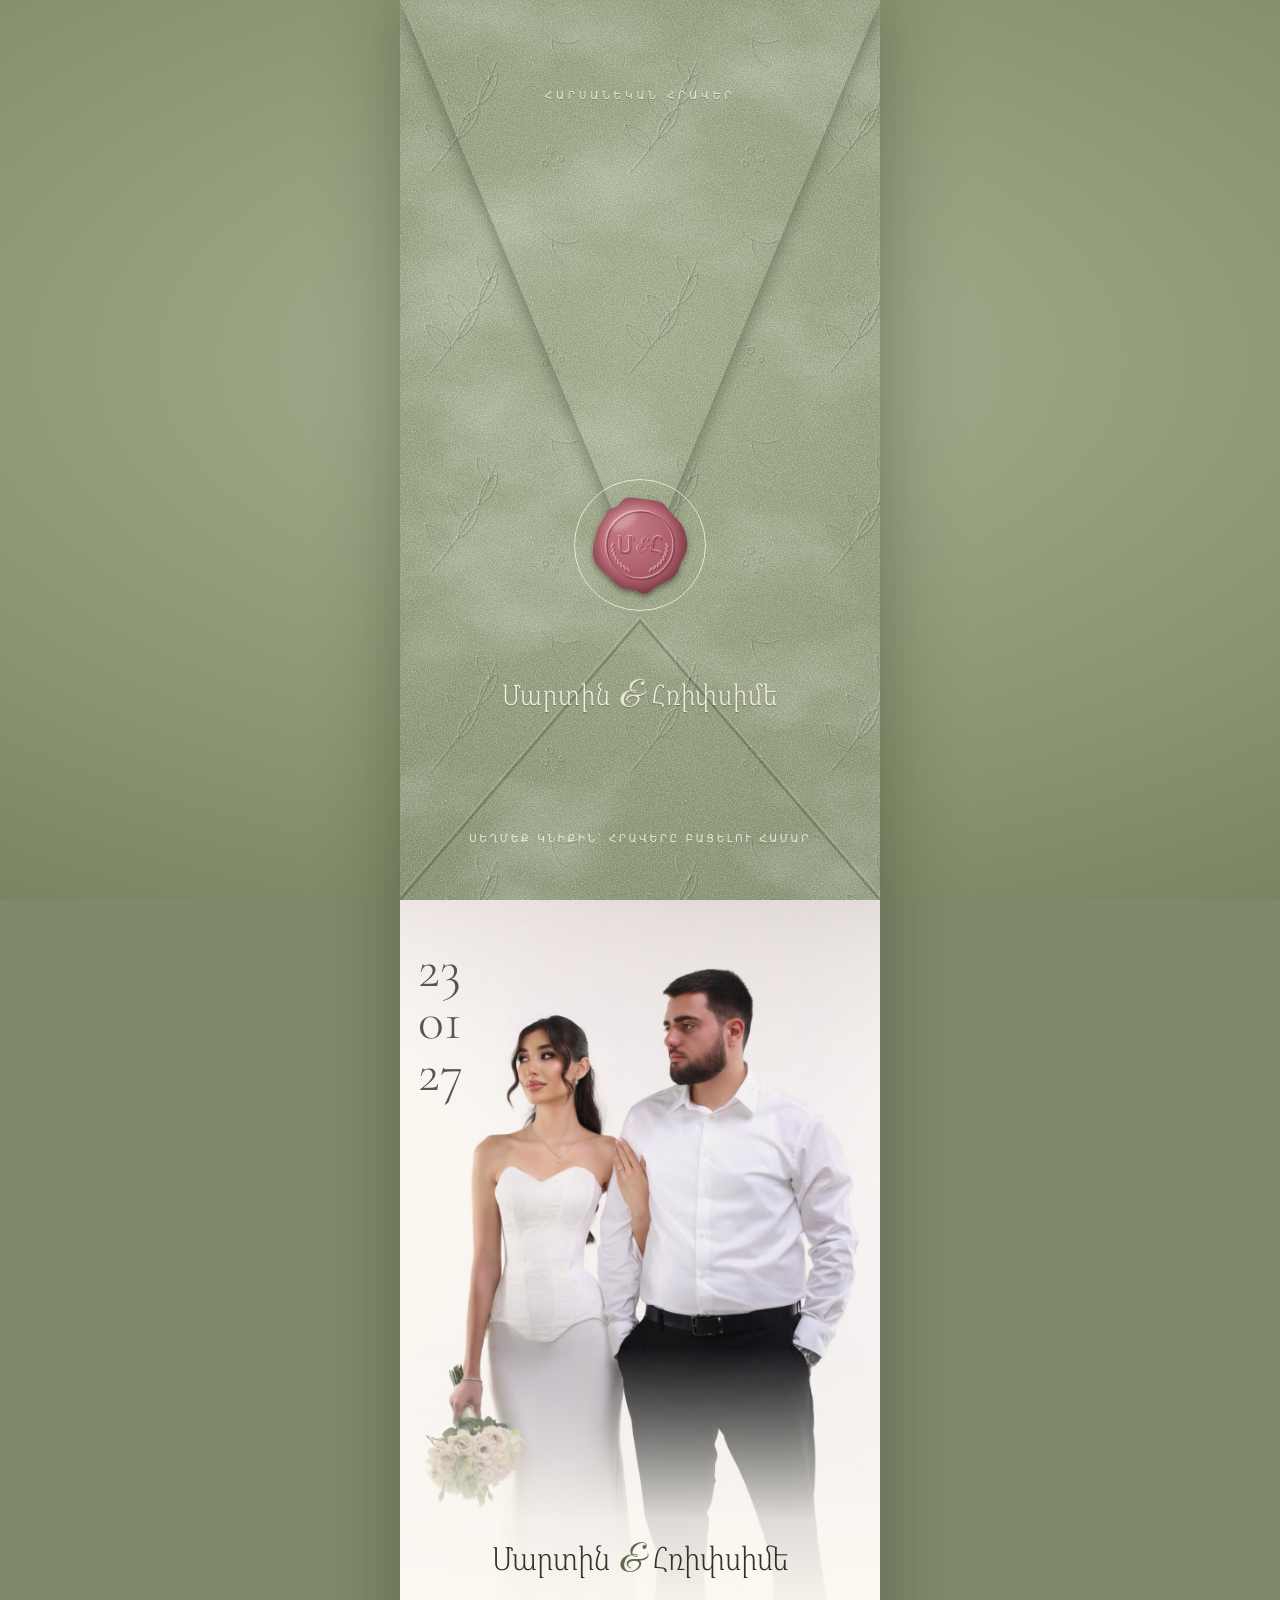
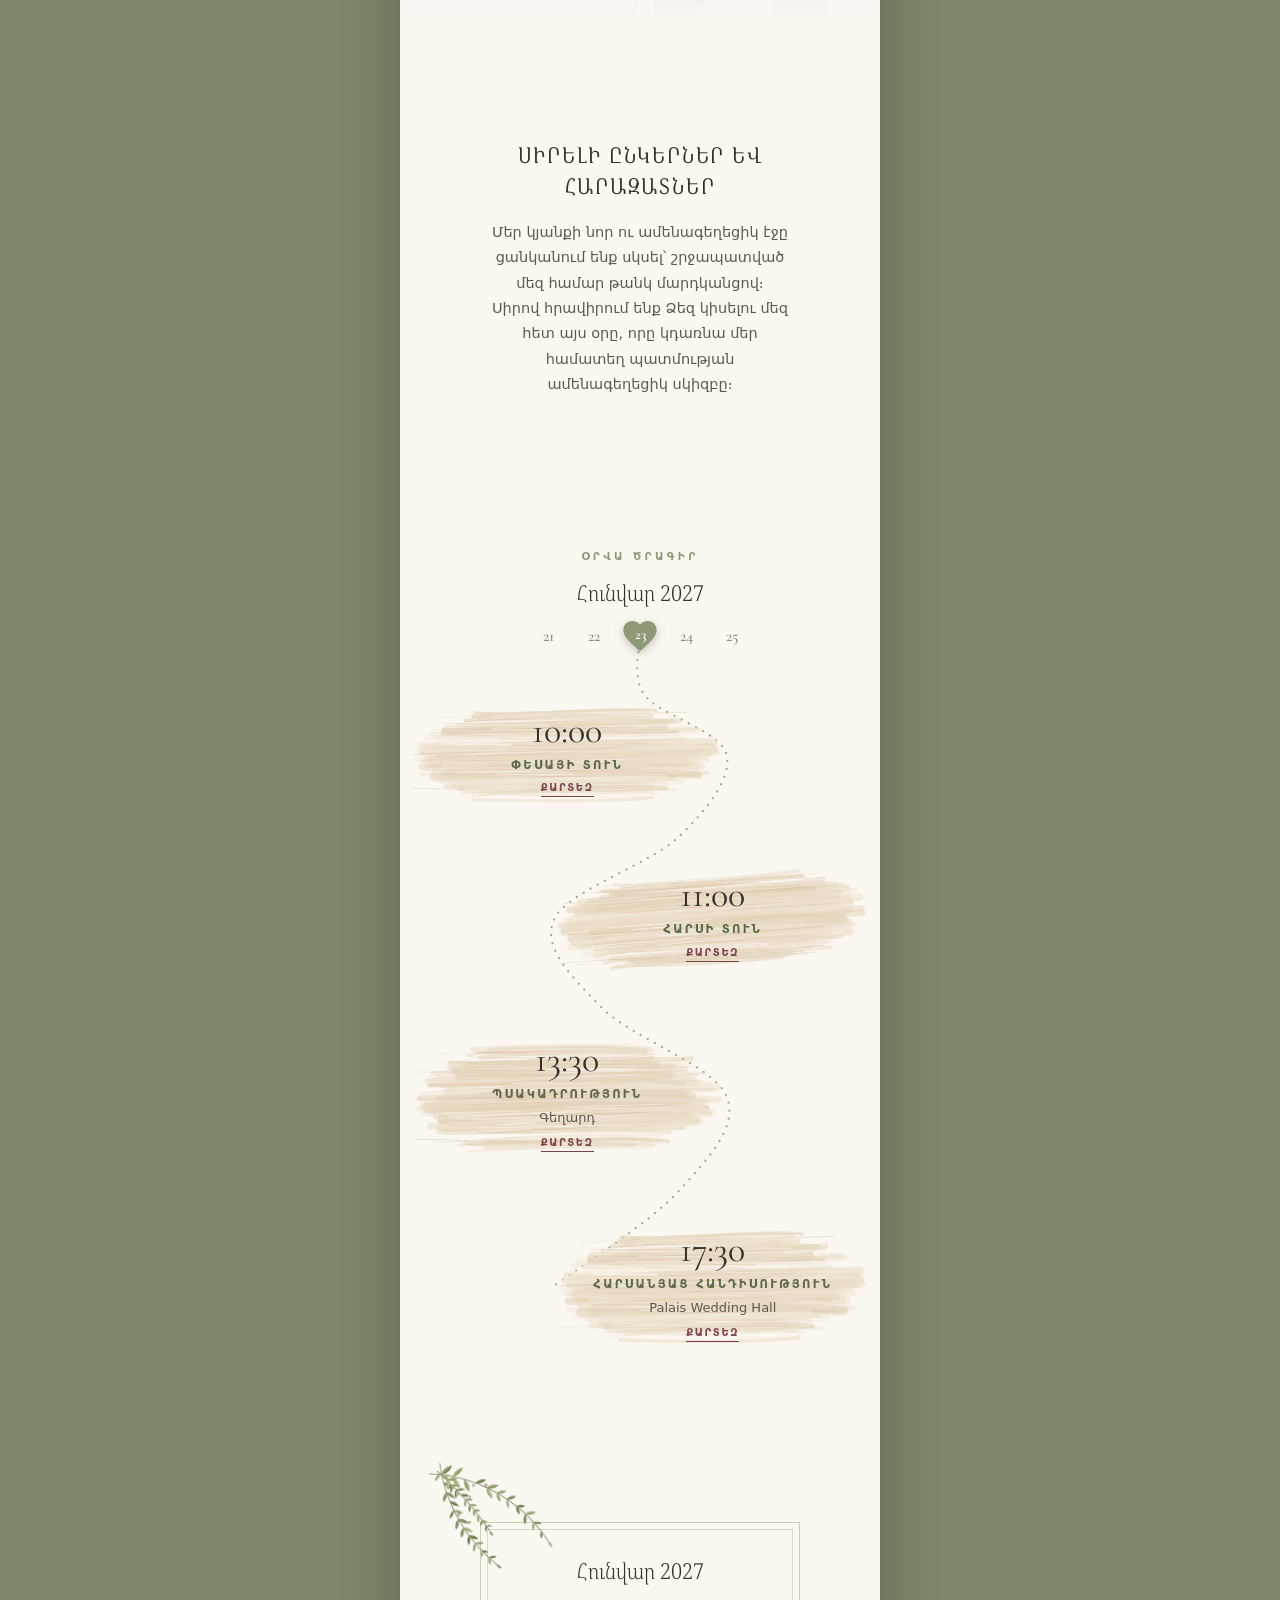
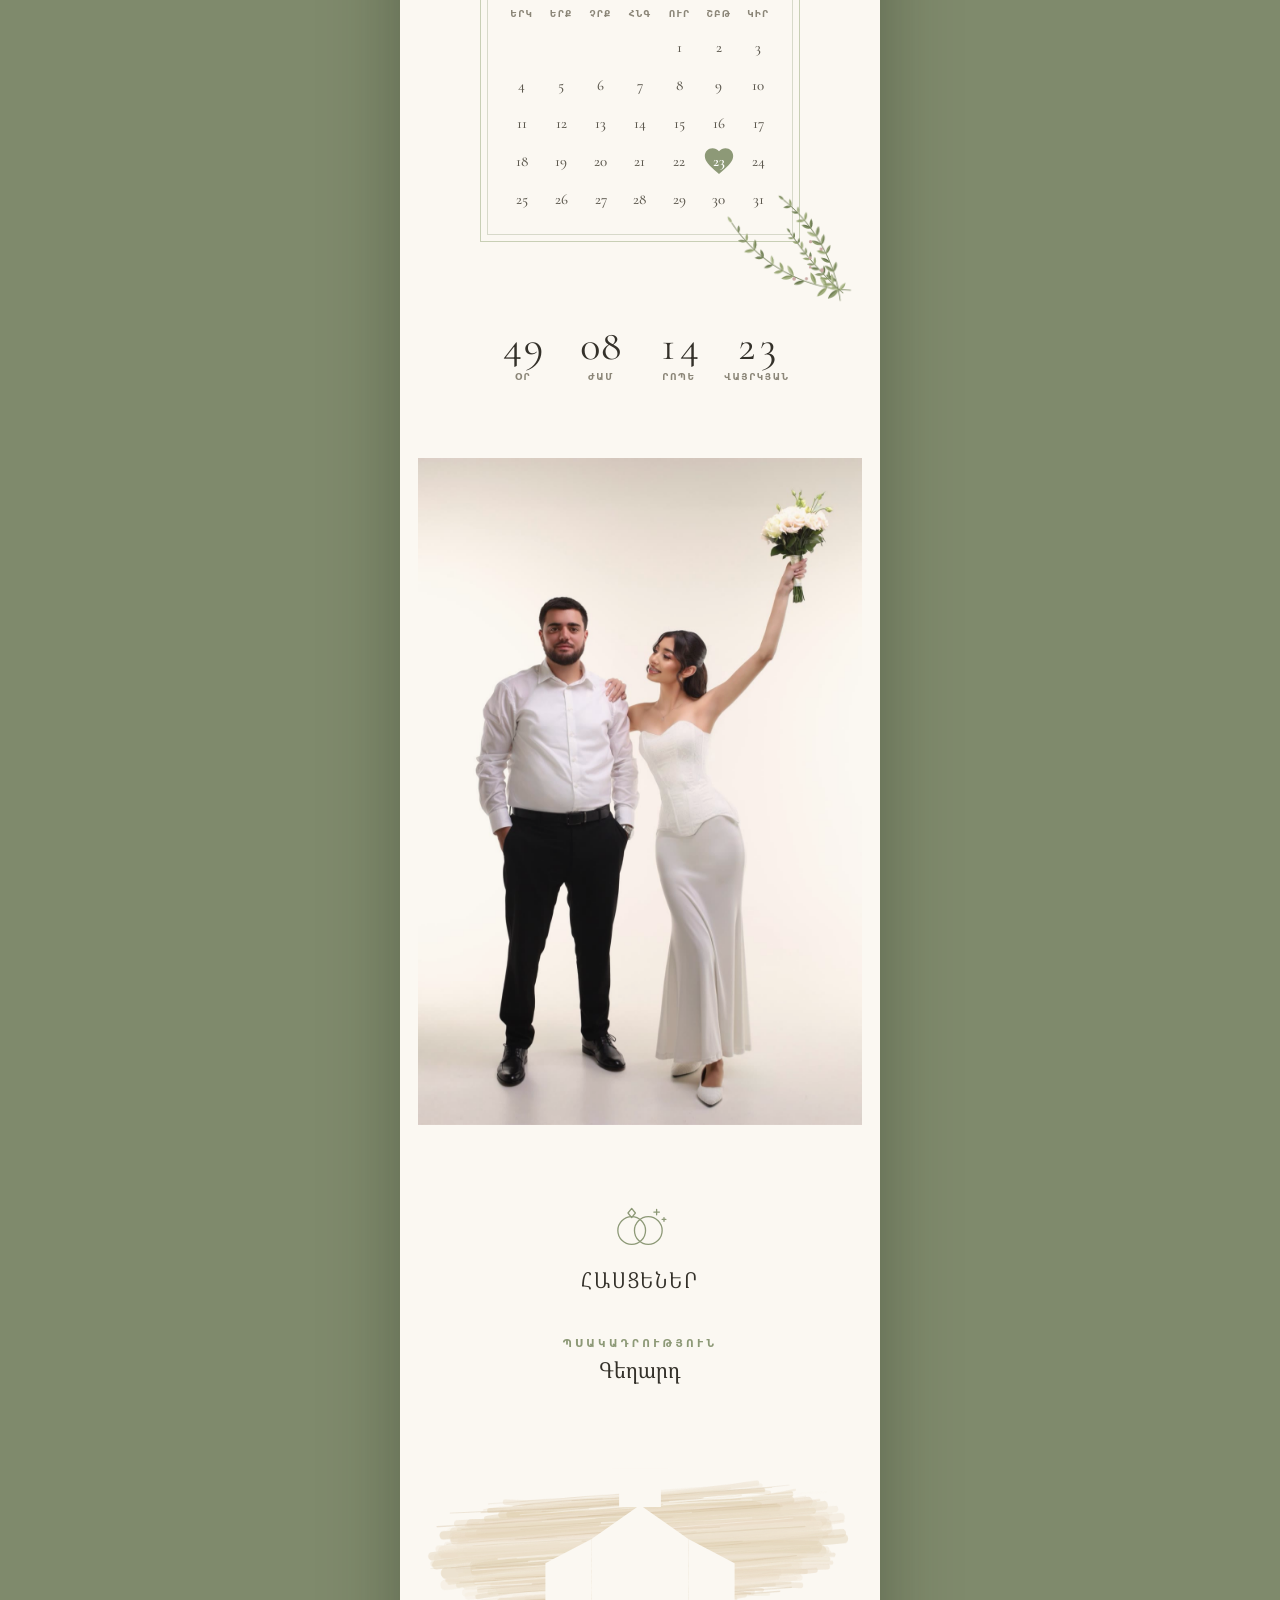
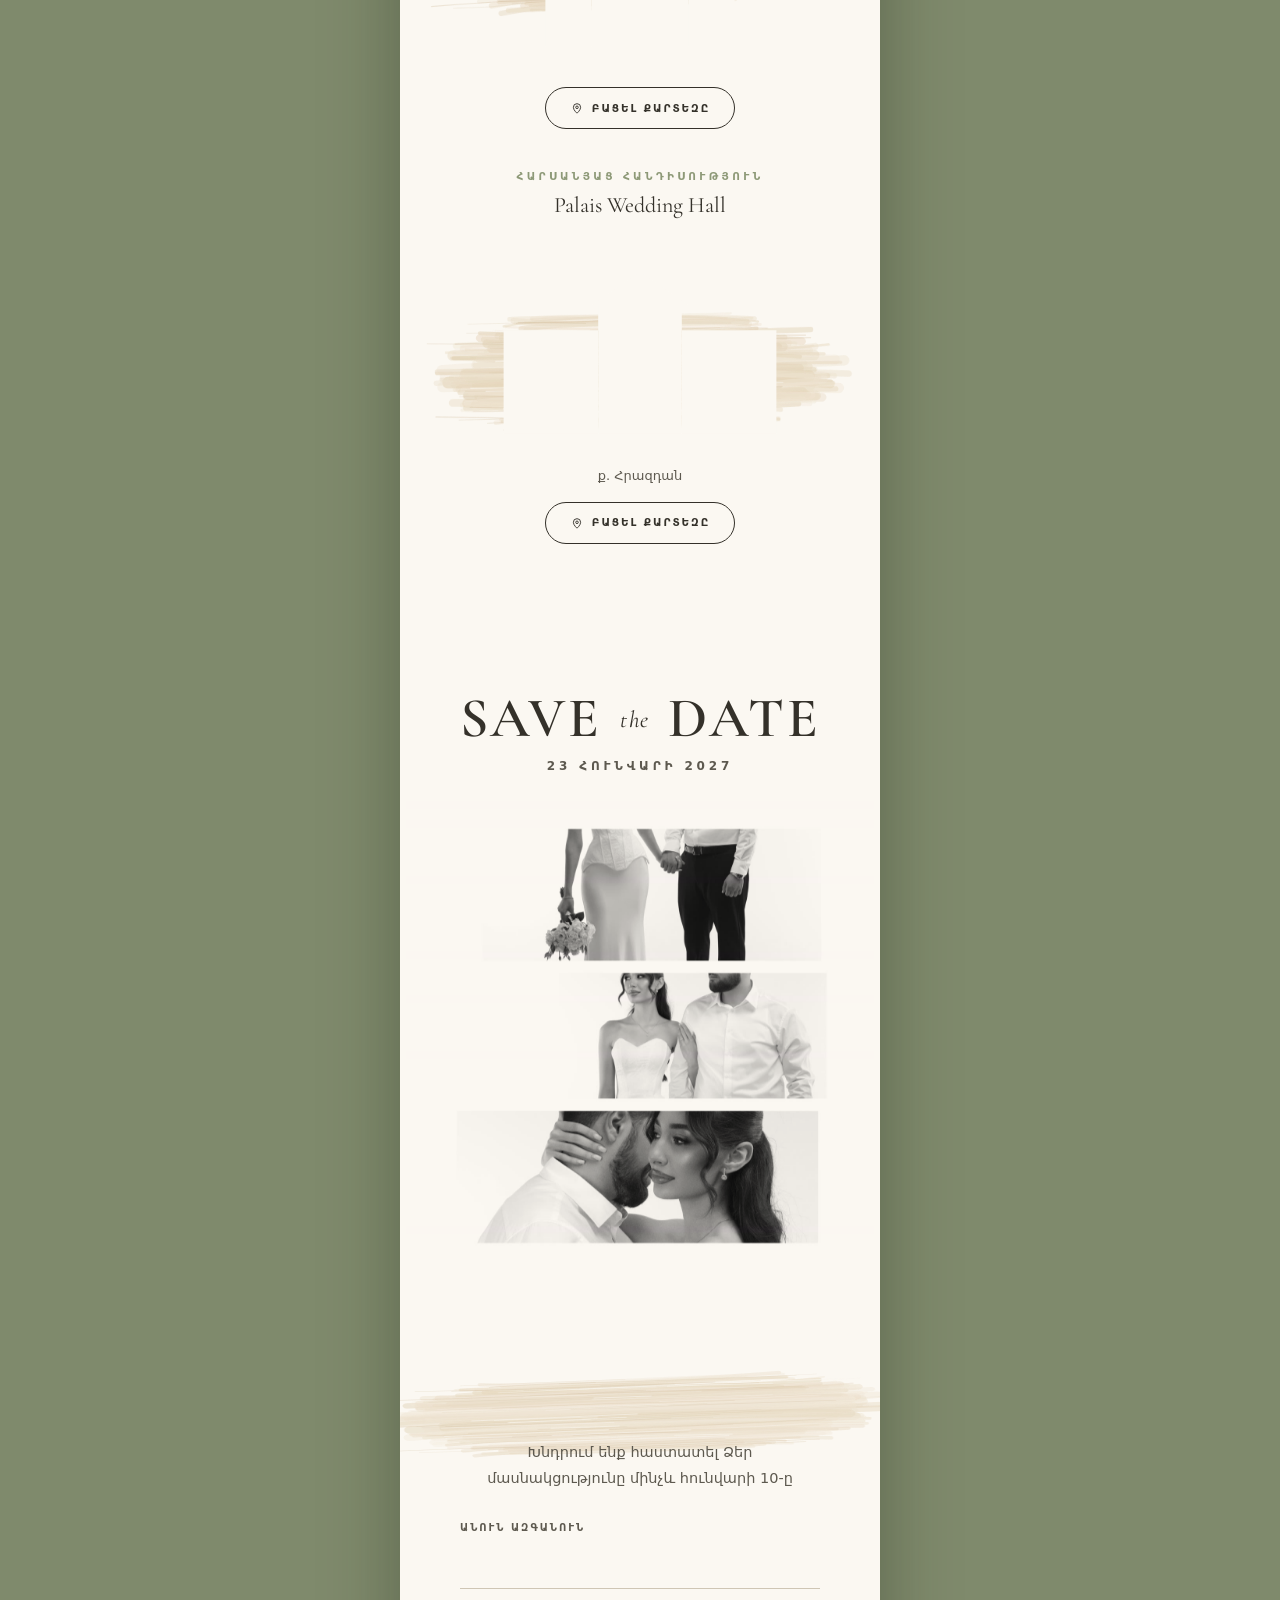
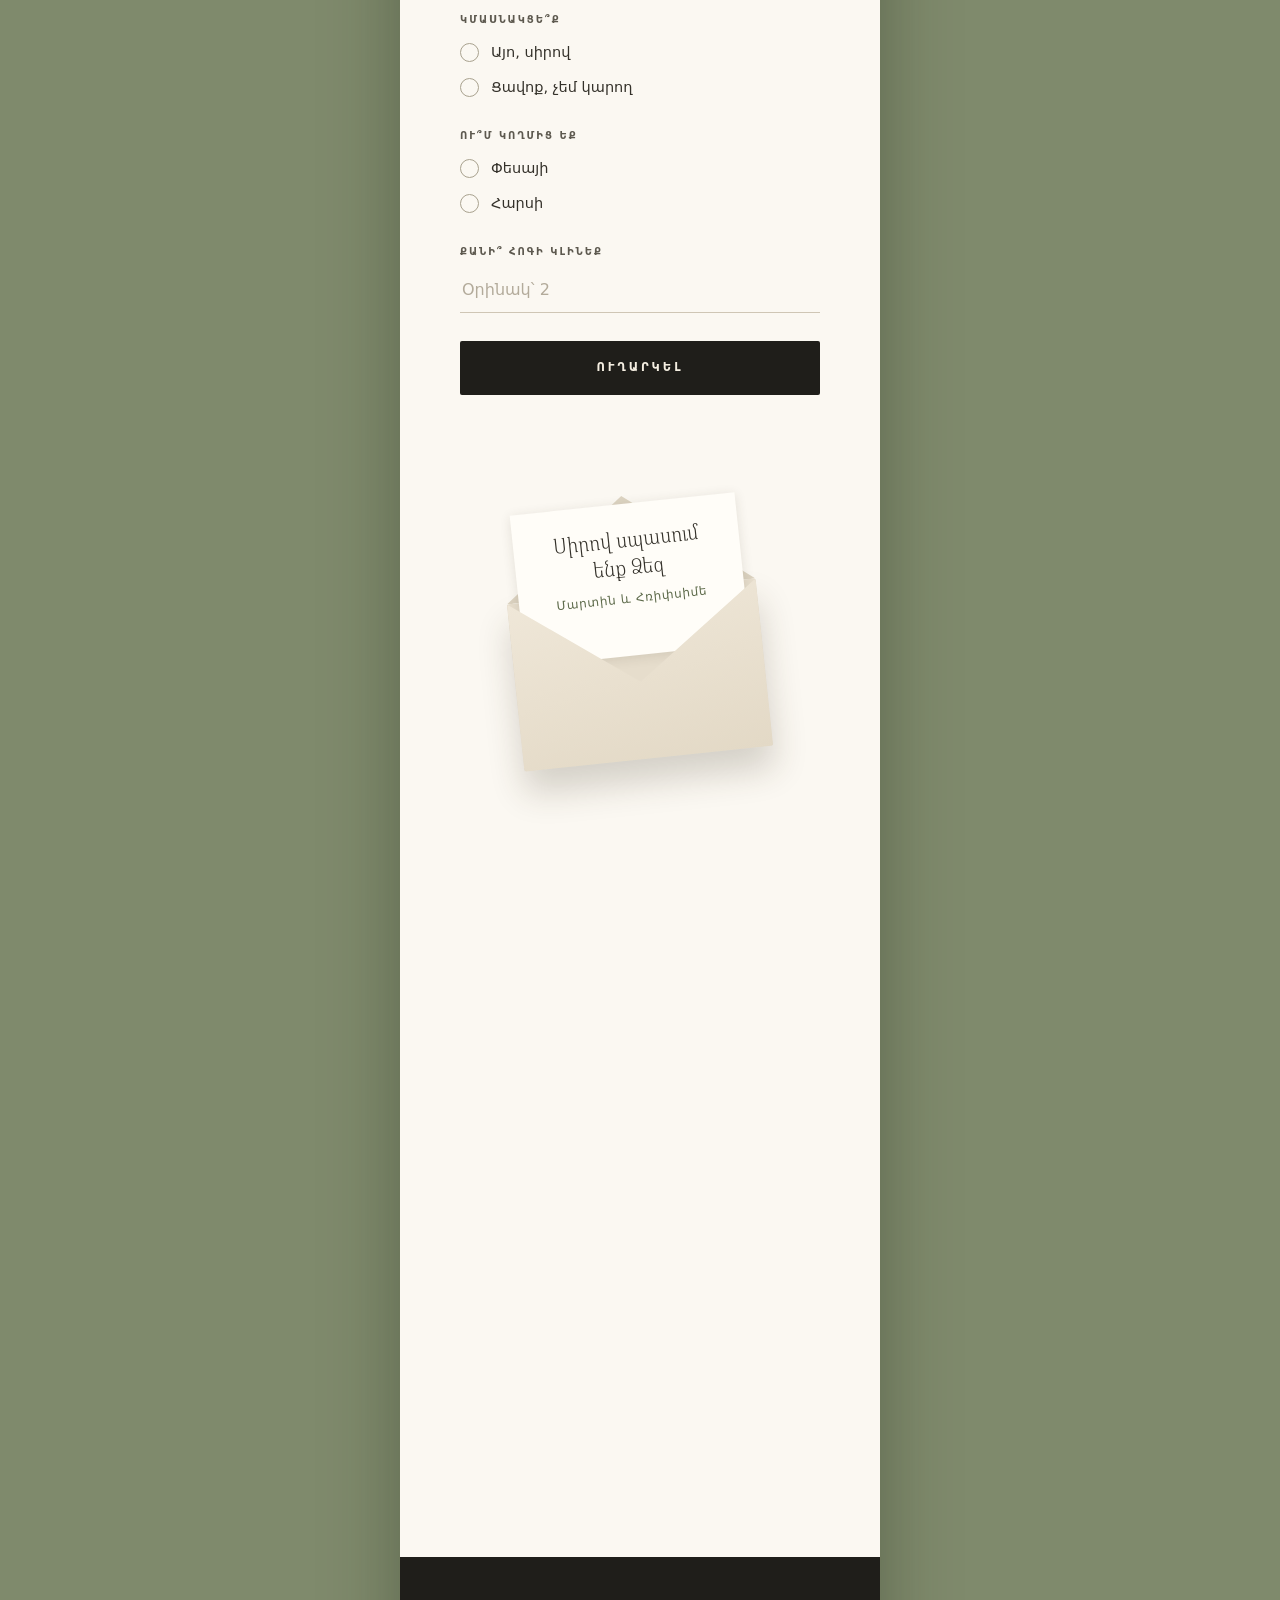
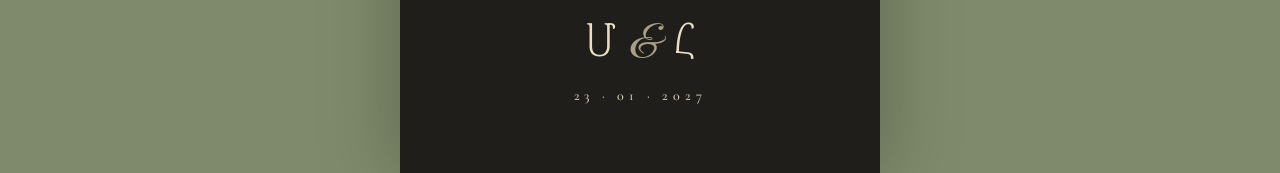
<file: index.html>
<!doctype html>
<html lang="hy">
<head>
<meta charset="utf-8">
<meta name="viewport" content="width=device-width, initial-scale=1, viewport-fit=cover">
<title>Մարտին & Հռիփսիմե — հարսանեկան հրավեր</title>
<meta name="description" content="Հարսանեկան հրավեր · 23 · 01 · 2027">
<meta name="theme-color" content="#8a9576">
<!-- превью ссылки в Telegram, WhatsApp и т. п. -->
<meta property="og:type" content="website">
<meta property="og:title" content="Մարտին & Հռիփսիմե — հարսանեկան հրավեր">
<meta property="og:description" content="23 · 01 · 2027">
<meta property="og:image" content="https://rafich12.github.io/martin-hripsime/img/hero.jpg">
<meta property="og:url" content="https://rafich12.github.io/martin-hripsime/">
<meta name="twitter:card" content="summary_large_image">
<link rel="preconnect" href="https://fonts.googleapis.com">
<link rel="preconnect" href="https://fonts.gstatic.com" crossorigin>
<link rel="stylesheet" href="https://fonts.googleapis.com/css2?family=Cormorant+Garamond:ital,wght@0,300;0,400;0,500;0,600;1,400;1,500&family=Great+Vibes&family=Google+Sans:wght@400..700&family=Noto+Serif+Armenian:wdth,wght@62.5..100,100..900&display=swap">
<link rel="stylesheet" href="style.css">
</head>
<body class="locked">
<div class="app">

  <!-- 0. Конверт: печать → клапан открывается → камера ныряет внутрь -->
  <div class="env loading" id="env">
    <div class="env-pocket" id="envPocket">
      <div class="paper paper-pocket"></div>
      <svg class="folds" viewBox="0 0 100 100" preserveAspectRatio="none" aria-hidden="true">
        <path class="fold-sh" d="M0 100 L50 69 L100 100"/>
        <path class="fold-hi" d="M0 99.5 L50 68.5 L100 99.5"/>
        <path class="edge-hi" d="M0 0 L50 60 L100 0"/>
      </svg>
      <p class="env-names"><span data-t="groom"></span> <i>&amp;</i> <span data-t="bride"></span></p>
      <p class="env-hint">Սեղմեք կնիքին՝ հրավերը բացելու համար</p>
    </div>
    <div class="env-flap-wrap"><div class="env-flap" id="envFlap"><div class="paper paper-flap"></div></div></div>
    <div class="env-seal-wrap" id="sealWrap">
      <p class="env-top">Հարսանեկան հրավեր</p>
      <button class="seal" id="seal" type="button" aria-label="Բացել հրավերը">
        <span class="seal-ring"></span>
        <svg id="sealSvg" viewBox="0 0 120 120" aria-hidden="true"></svg>
      </button>
    </div>
  </div>

  <!-- 1. Заставка: пролёт через деревья к арке с фото пары -->
  <header class="hero" id="hero">
    <div class="scene" id="scene">
      <div class="sky"></div>
      <div class="sun"></div>
      <div class="vig" id="vig"></div>
    </div>
    <div class="hero-glow" data-a="glow"></div>
    <!-- имена над парой; дата и надпись «Հարսանեկան հրավեր» здесь убраны по просьбе Рафа -->
    <div class="hero-text">
      <h1 class="names">
        <span class="n1" data-a="n1" data-t="groom"></span>
        <span class="amp" data-a="amp">&amp;</span>
        <span class="n2" data-a="n2" data-t="bride"></span>
      </h1>
    </div>
    <a class="scroll-hint" href="#photo" data-a="hint" aria-label="Թերթել ներքև">
      <span>Թերթեք</span>
      <svg viewBox="0 0 24 24" aria-hidden="true"><path d="M6 9l6 6 6-6"/></svg>
    </a>
  </header>

  <main>
    <!-- 2. Фото пары с датой -->
    <section class="photo-hero" id="photo">
      <img data-photo="hero" alt="">
      <div class="ph-date rv"><span data-t="_.dd"></span><span data-t="_.mm"></span><span data-t="_.yy2"></span></div>
      <p class="ph-names rv"><span data-t="groom"></span> <i>&amp;</i> <span data-t="bride"></span></p>
    </section>

    <!-- 3. Обращение -->
    <section class="sec invite">
      <svg class="flourish rv" viewBox="0 0 240 30" aria-hidden="true"><use href="#flourish"/></svg>
      <h2 class="h rv" data-t="invite.title"></h2>
      <p class="lead rv" data-t="invite.text"></p>
    </section>

    <!-- 4. Программа дня: тропинка с сердечками -->
    <section class="sec program" id="program">
      <p class="label rv">Օրվա ծրագիր</p>
      <p class="month rv" data-t="_.month"></p>
      <div class="days rv" id="days"></div>
      <div class="route" id="route">
        <svg class="rt" id="routeSvg" aria-hidden="true">
          <defs><mask id="rtMask" maskUnits="userSpaceOnUse"><path id="rtMaskPath" fill="none" stroke="#fff" stroke-width="8" stroke-linecap="round"/></mask></defs>
          <path id="rtPath" class="rt-dots" mask="url(#rtMask)"/>
        </svg>
      </div>
    </section>

    <!-- 5. Календарь и таймер -->
    <section class="sec calendar">
      <div class="cal rv">
        <i class="sprig tl"></i><i class="sprig br"></i>
        <p class="cal-title" data-t="_.month"></p>
        <div class="cal-grid" id="calGrid"></div>
      </div>
      <p class="label count-label rv">Մինչ հարսանիքը մնաց</p>
      <div class="count rv" id="count">
        <div><b data-c="d">00</b><span>Օր</span></div>
        <div><b data-c="h">00</b><span>Ժամ</span></div>
        <div><b data-c="m">00</b><span>Րոպե</span></div>
        <div><b data-c="s">00</b><span>Վայրկյան</span></div>
      </div>
    </section>

    <!-- 6. Фото -->
    <figure class="photo-2 rv"><img data-photo="gallery" alt="" loading="lazy"></figure>

    <!-- 7. Места проведения -->
    <section class="sec venues">
      <svg class="rings rv" viewBox="0 0 80 52" aria-hidden="true">
        <circle cx="31" cy="32" r="15"/><circle cx="49" cy="32" r="15"/>
        <path d="M27 13l4-5 4 5-4 5z"/><path d="M58 9v6M55 12h6M66 18v4M64 20h4"/>
      </svg>
      <h2 class="h rv">Հասցեներ</h2>
      <div id="venues"></div>
    </section>

    <!-- 8. Save the date -->
    <section class="save">
      <div class="save-top rv">
        <p class="save-big">Save <i>the</i> Date</p>
        <p class="save-d" data-t="_.dateLong"></p>
      </div>
      <figure class="save-photo rv"><img data-photo="save" alt="" loading="lazy"></figure>
    </section>

    <!-- 9. Анкета гостя: ответы уходят на почту (data.js → rsvp.email) -->
    <section class="sec rsvp" id="rsvp">
      <i class="brush brush-rsvp"></i>
      <h2 class="h rv">Հարցաթերթիկ</h2>
      <p class="lead rv">Խնդրում ենք հաստատել Ձեր մասնակցությունը մինչև <span data-t="rsvp.until"></span></p>
      <form id="rsvpForm" class="rv" novalidate>
        <label class="fld"><span>Անուն Ազգանուն</span><input name="name" autocomplete="name" required></label>
        <fieldset>
          <legend>Կմասնակցե՞ք</legend>
          <label class="opt"><input type="radio" name="attend" value="Այո, սիրով" required><i></i>Այո, սիրով</label>
          <label class="opt"><input type="radio" name="attend" value="Ցավոք, չեմ կարող"><i></i>Ցավոք, չեմ կարող</label>
        </fieldset>
        <fieldset>
          <legend>Ու՞մ կողմից եք</legend>
          <label class="opt"><input type="radio" name="side" value="Փեսայի"><i></i>Փեսայի</label>
          <label class="opt"><input type="radio" name="side" value="Հարսի"><i></i>Հարսի</label>
        </fieldset>
        <label class="fld"><span>Քանի՞ հոգի կլինեք</span><input name="count" type="number" inputmode="numeric" min="1" max="99" placeholder="Օրինակ՝ 2"></label>
        <input class="hp" type="text" name="_honey" tabindex="-1" autocomplete="off" aria-hidden="true">
        <p class="form-err" id="formErr" hidden>Խնդրում ենք լրացնել անունը և նշել՝ կմասնակցեք, թե ոչ։</p>
        <button class="btn-dark" type="submit">Ուղարկել</button>
      </form>
      <div class="rsvp-done" id="rsvpDone" hidden>
        <p class="thanks">Շնորհակալություն</p>
        <p class="lead">Ձեր պատասխանը ստացվել է։ Անհամբեր սպասում ենք հանդիպմանը։</p>
      </div>
    </section>

    <!-- 10. Письмо -->
    <section class="sec letter">
      <div class="mail rv">
        <div class="mail-flap"></div>
        <div class="mail-back"></div>
        <div class="mail-card"><p class="note" data-t="letter"></p><p class="sig"><span data-t="groom"></span> և <span data-t="bride"></span></p></div>
        <div class="mail-front"></div>
      </div>
    </section>

    <!-- 11. Фото в конце -->
    <figure class="photo-end rv"><img data-photo="end" alt="" loading="lazy"></figure>

    <footer class="foot">
      <p class="mono"><span data-t="initials.0"></span> <i>&amp;</i> <span data-t="initials.1"></span></p>
      <p class="d" data-t="_.dateDots"></p>
    </footer>
  </main>

  <button class="music" id="music" type="button" hidden aria-label="Երաժշտություն"><i></i><i></i><i></i></button>
</div>

<!-- общий орнамент -->
<svg width="0" height="0" style="position:absolute" aria-hidden="true">
  <symbol id="flourish" viewBox="0 0 240 30">
    <g fill="none" stroke="currentColor" stroke-width="1.15" stroke-linecap="round">
      <g id="flHalf">
        <path d="M110 15 C100 15 95 8 87 8 C79 8 76 16 82 19 C87 21 91 15 86 12"/>
        <path d="M87 8 C70 3 56 21 40 16 C30 13 24 15 12 15"/>
        <path d="M66 10 C62 4 54 4 52 9"/>
        <path d="M62 17 C57 24 49 24 46 19"/>
        <path d="M30 14 C26 10 20 11 19 15"/>
      </g>
      <use href="#flHalf" transform="matrix(-1 0 0 1 240 0)"/>
      <path d="M120 9 L126 15 L120 21 L114 15 Z"/>
    </g>
    <circle cx="120" cy="15" r="1.6" fill="currentColor"/>
  </symbol>
</svg>

<script src="data.js"></script>
<script src="scene.js"></script>
<script src="app.js"></script>
</body>
</html>
</file>
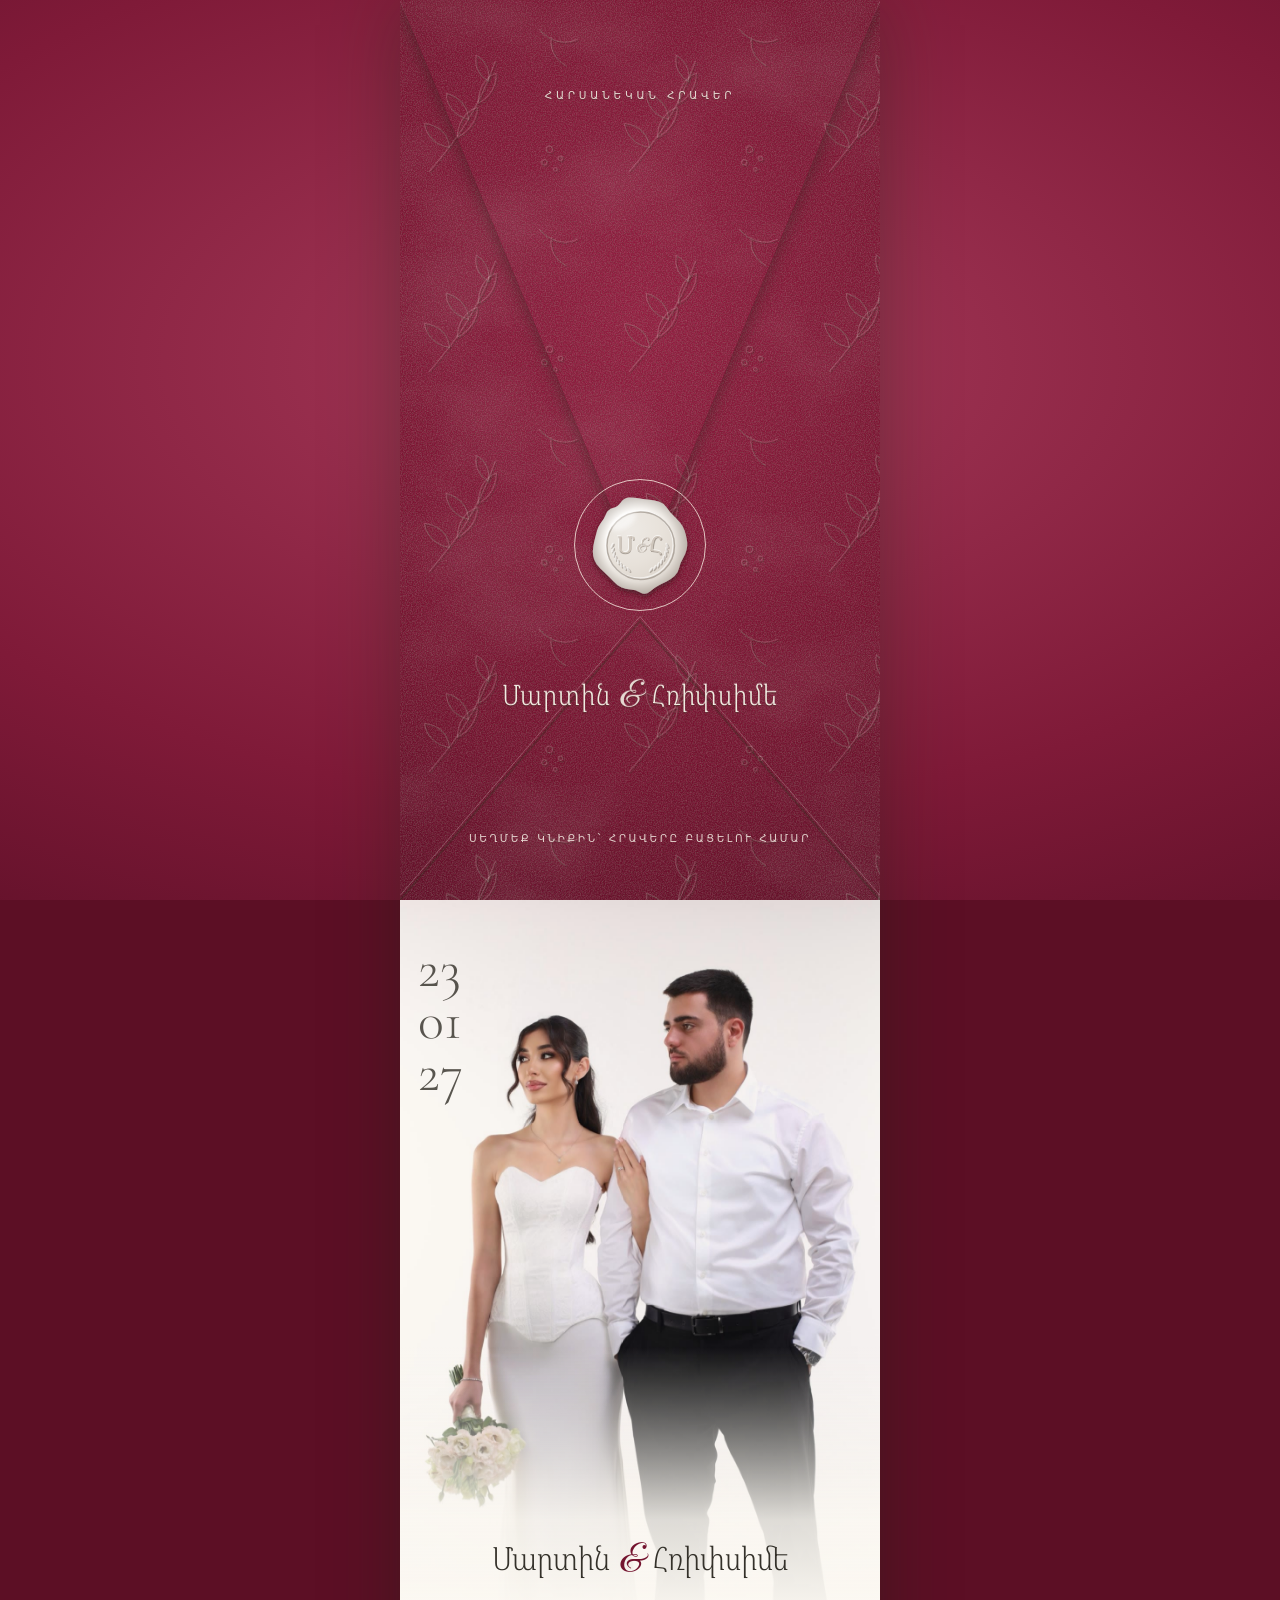
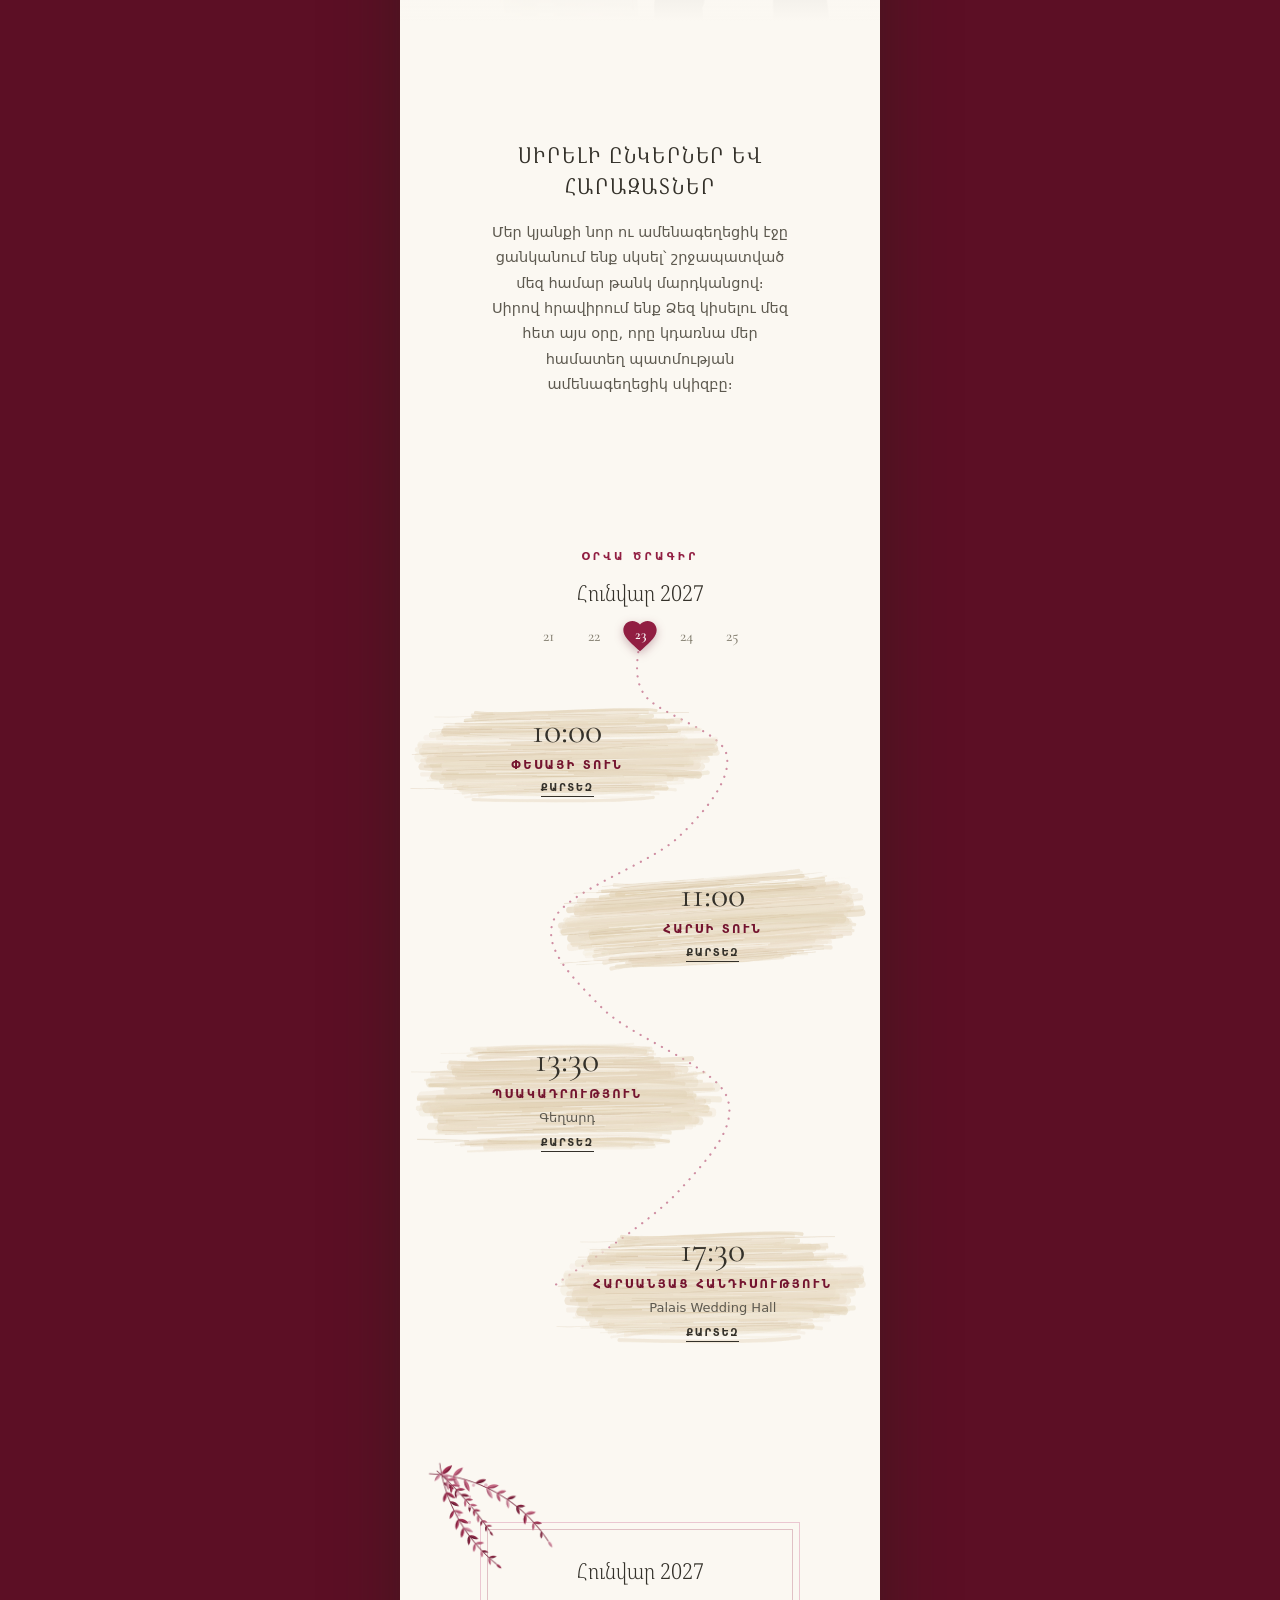
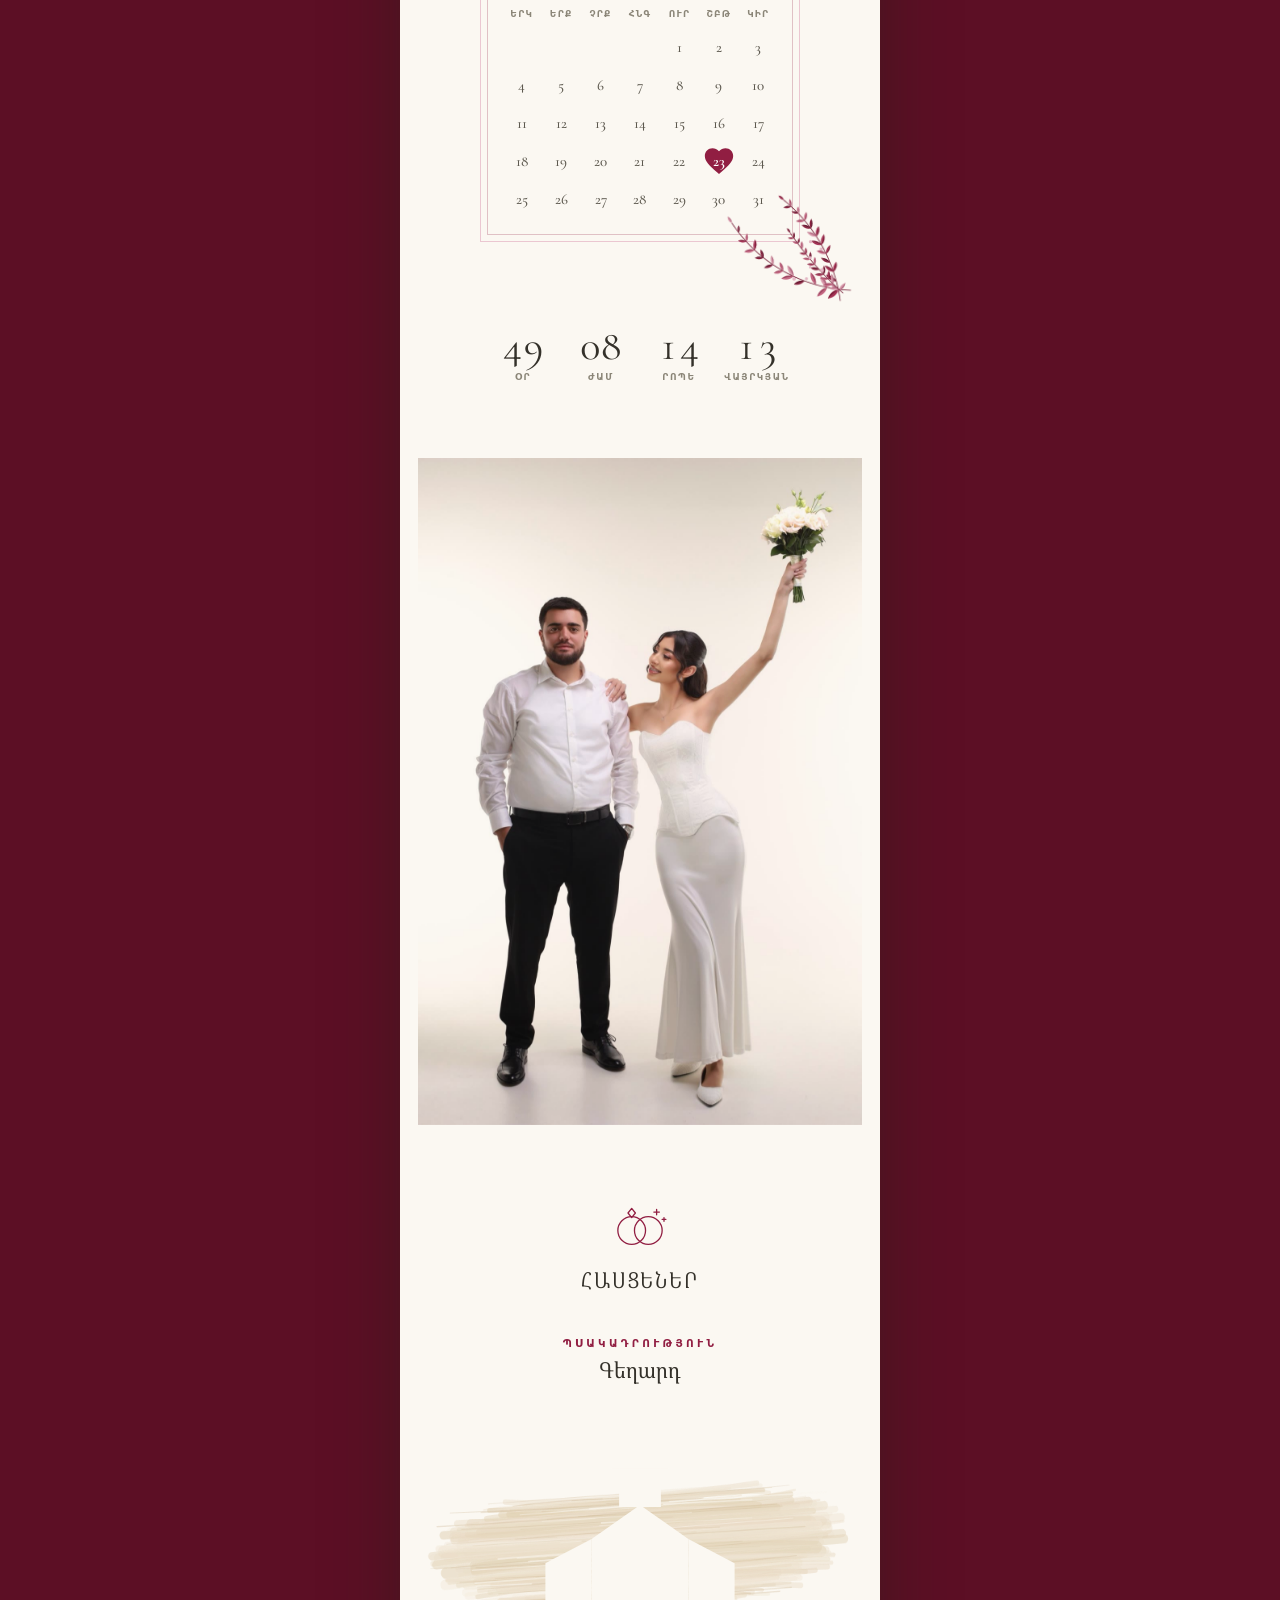
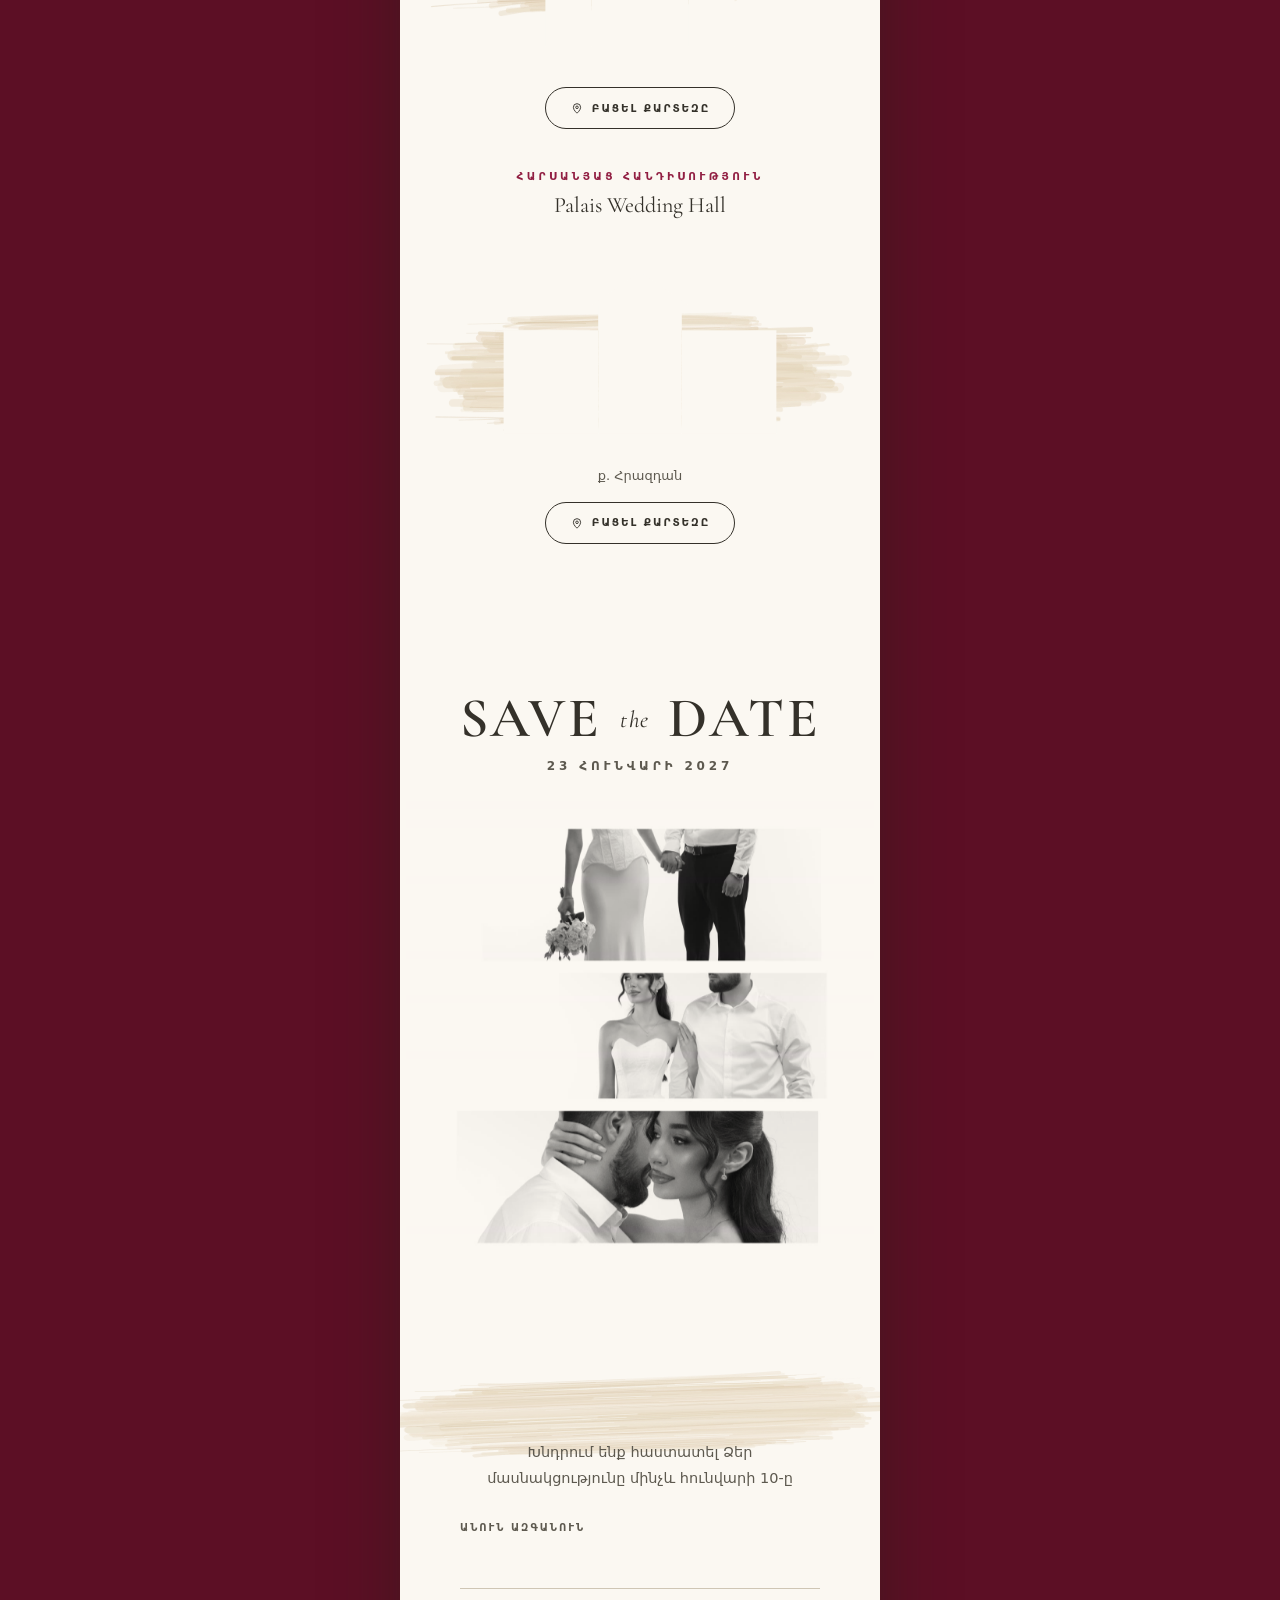
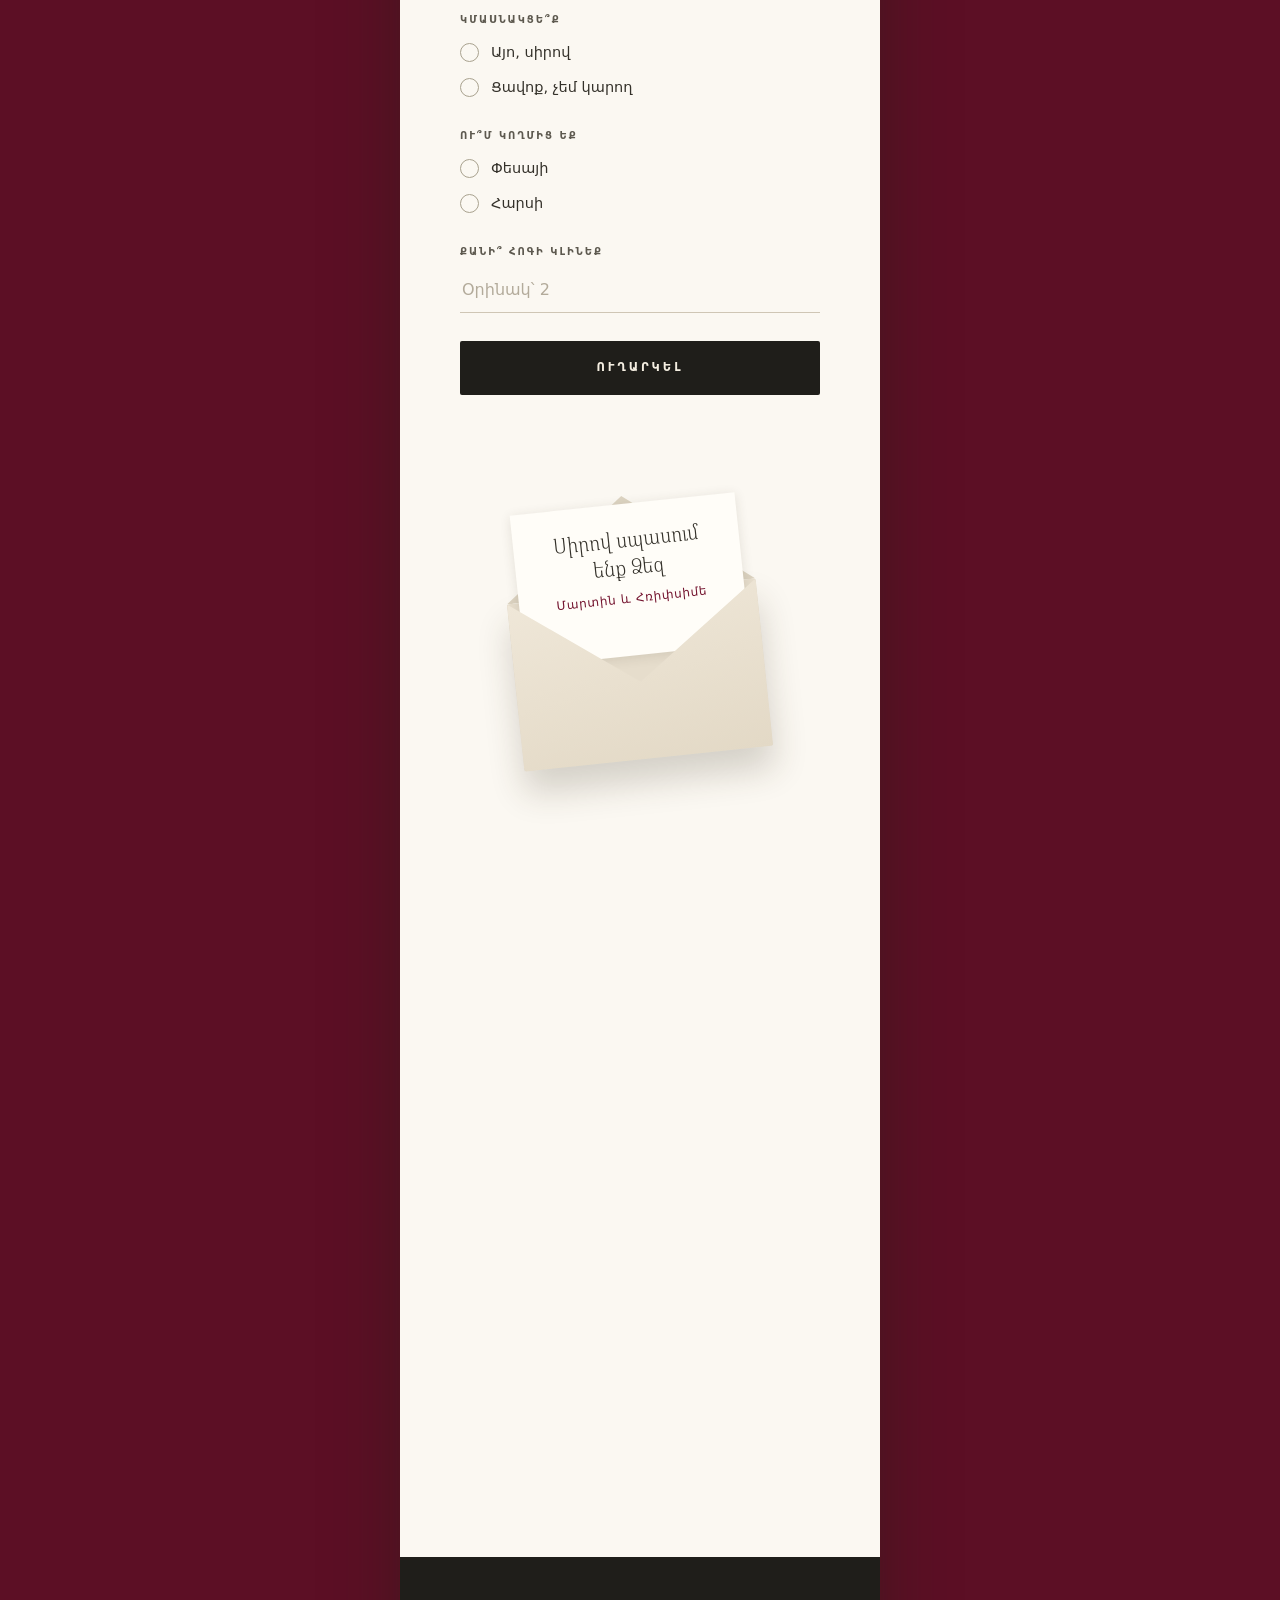
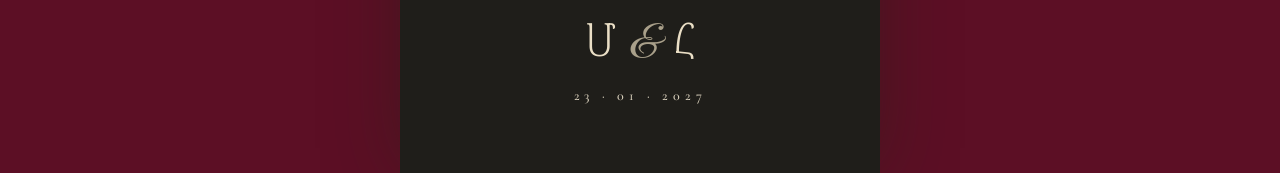
<file: 2/index.html>
<!doctype html>
<html lang="hy" data-theme="burgundy">
<head>
<meta charset="utf-8">
<base href="../">
<meta name="viewport" content="width=device-width, initial-scale=1, viewport-fit=cover">
<title>Մարտին & Հռիփսիմե — հարսանեկան հրավեր</title>
<meta name="description" content="Հարսանեկան հրավեր · 23 · 01 · 2027">
<meta name="theme-color" content="#911e42">
<!-- превью ссылки в Telegram, WhatsApp и т. п. -->
<meta property="og:type" content="website">
<meta property="og:title" content="Մարտին & Հռիփսիմե — հարսանեկան հրավեր">
<meta property="og:description" content="23 · 01 · 2027">
<meta property="og:image" content="https://rafich12.github.io/martin-hripsime/img/hero.jpg">
<meta property="og:url" content="https://rafich12.github.io/martin-hripsime/2/">
<meta name="twitter:card" content="summary_large_image">
<link rel="preconnect" href="https://fonts.googleapis.com">
<link rel="preconnect" href="https://fonts.gstatic.com" crossorigin>
<link rel="stylesheet" href="https://fonts.googleapis.com/css2?family=Cormorant+Garamond:ital,wght@0,300;0,400;0,500;0,600;1,400;1,500&family=Great+Vibes&family=Google+Sans:wght@400..700&family=Noto+Serif+Armenian:wdth,wght@62.5..100,100..900&display=swap">
<link rel="stylesheet" href="style.css">
</head>
<body class="locked">
<div class="app">

  <!-- 0. Конверт: печать → клапан открывается → камера ныряет внутрь -->
  <div class="env loading" id="env">
    <div class="env-pocket" id="envPocket">
      <div class="paper paper-pocket"></div>
      <svg class="folds" viewBox="0 0 100 100" preserveAspectRatio="none" aria-hidden="true">
        <path class="fold-sh" d="M0 100 L50 69 L100 100"/>
        <path class="fold-hi" d="M0 99.5 L50 68.5 L100 99.5"/>
        <path class="edge-hi" d="M0 0 L50 60 L100 0"/>
      </svg>
      <p class="env-names"><span data-t="groom"></span> <i>&amp;</i> <span data-t="bride"></span></p>
      <p class="env-hint">Սեղմեք կնիքին՝ հրավերը բացելու համար</p>
    </div>
    <div class="env-flap-wrap"><div class="env-flap" id="envFlap"><div class="paper paper-flap"></div></div></div>
    <div class="env-seal-wrap" id="sealWrap">
      <p class="env-top">Հարսանեկան հրավեր</p>
      <button class="seal" id="seal" type="button" aria-label="Բացել հրավերը">
        <span class="seal-ring"></span>
        <svg id="sealSvg" viewBox="0 0 120 120" aria-hidden="true"></svg>
      </button>
    </div>
  </div>

  <!-- 1. Заставка: пролёт через деревья к арке с фото пары -->
  <header class="hero" id="hero">
    <div class="scene" id="scene">
      <div class="sky"></div>
      <div class="sun"></div>
      <div class="vig" id="vig"></div>
    </div>
    <div class="hero-glow" data-a="glow"></div>
    <!-- имена над парой; дата и надпись «Հարսանեկան հրավեր» здесь убраны по просьбе Рафа -->
    <div class="hero-text">
      <h1 class="names">
        <span class="n1" data-a="n1" data-t="groom"></span>
        <span class="amp" data-a="amp">&amp;</span>
        <span class="n2" data-a="n2" data-t="bride"></span>
      </h1>
    </div>
    <a class="scroll-hint" href="#photo" data-a="hint" aria-label="Թերթել ներքև">
      <span>Թերթեք</span>
      <svg viewBox="0 0 24 24" aria-hidden="true"><path d="M6 9l6 6 6-6"/></svg>
    </a>
  </header>

  <main>
    <!-- 2. Фото пары с датой -->
    <section class="photo-hero" id="photo">
      <img data-photo="hero" alt="">
      <div class="ph-date rv"><span data-t="_.dd"></span><span data-t="_.mm"></span><span data-t="_.yy2"></span></div>
      <p class="ph-names rv"><span data-t="groom"></span> <i>&amp;</i> <span data-t="bride"></span></p>
    </section>

    <!-- 3. Обращение -->
    <section class="sec invite">
      <svg class="flourish rv" viewBox="0 0 240 30" aria-hidden="true"><use href="#flourish"/></svg>
      <h2 class="h rv" data-t="invite.title"></h2>
      <p class="lead rv" data-t="invite.text"></p>
    </section>

    <!-- 4. Программа дня: тропинка с сердечками -->
    <section class="sec program" id="program">
      <p class="label rv">Օրվա ծրագիր</p>
      <p class="month rv" data-t="_.month"></p>
      <div class="days rv" id="days"></div>
      <div class="route" id="route">
        <svg class="rt" id="routeSvg" aria-hidden="true">
          <defs><mask id="rtMask" maskUnits="userSpaceOnUse"><path id="rtMaskPath" fill="none" stroke="#fff" stroke-width="8" stroke-linecap="round"/></mask></defs>
          <path id="rtPath" class="rt-dots" mask="url(#rtMask)"/>
        </svg>
      </div>
    </section>

    <!-- 5. Календарь и таймер -->
    <section class="sec calendar">
      <div class="cal rv">
        <i class="sprig tl"></i><i class="sprig br"></i>
        <p class="cal-title" data-t="_.month"></p>
        <div class="cal-grid" id="calGrid"></div>
      </div>
      <p class="label count-label rv">Մինչ հարսանիքը մնաց</p>
      <div class="count rv" id="count">
        <div><b data-c="d">00</b><span>Օր</span></div>
        <div><b data-c="h">00</b><span>Ժամ</span></div>
        <div><b data-c="m">00</b><span>Րոպե</span></div>
        <div><b data-c="s">00</b><span>Վայրկյան</span></div>
      </div>
    </section>

    <!-- 6. Фото -->
    <figure class="photo-2 rv"><img data-photo="gallery" alt="" loading="lazy"></figure>

    <!-- 7. Места проведения -->
    <section class="sec venues">
      <svg class="rings rv" viewBox="0 0 80 52" aria-hidden="true">
        <circle cx="31" cy="32" r="15"/><circle cx="49" cy="32" r="15"/>
        <path d="M27 13l4-5 4 5-4 5z"/><path d="M58 9v6M55 12h6M66 18v4M64 20h4"/>
      </svg>
      <h2 class="h rv">Հասցեներ</h2>
      <div id="venues"></div>
    </section>

    <!-- 8. Save the date -->
    <section class="save">
      <div class="save-top rv">
        <p class="save-big">Save <i>the</i> Date</p>
        <p class="save-d" data-t="_.dateLong"></p>
      </div>
      <figure class="save-photo rv"><img data-photo="save" alt="" loading="lazy"></figure>
    </section>

    <!-- 9. Анкета гостя: ответы уходят на почту (data.js → rsvp.email) -->
    <section class="sec rsvp" id="rsvp">
      <i class="brush brush-rsvp"></i>
      <h2 class="h rv">Հարցաթերթիկ</h2>
      <p class="lead rv">Խնդրում ենք հաստատել Ձեր մասնակցությունը մինչև <span data-t="rsvp.until"></span></p>
      <form id="rsvpForm" class="rv" novalidate>
        <label class="fld"><span>Անուն Ազգանուն</span><input name="name" autocomplete="name" required></label>
        <fieldset>
          <legend>Կմասնակցե՞ք</legend>
          <label class="opt"><input type="radio" name="attend" value="Այո, սիրով" required><i></i>Այո, սիրով</label>
          <label class="opt"><input type="radio" name="attend" value="Ցավոք, չեմ կարող"><i></i>Ցավոք, չեմ կարող</label>
        </fieldset>
        <fieldset>
          <legend>Ու՞մ կողմից եք</legend>
          <label class="opt"><input type="radio" name="side" value="Փեսայի"><i></i>Փեսայի</label>
          <label class="opt"><input type="radio" name="side" value="Հարսի"><i></i>Հարսի</label>
        </fieldset>
        <label class="fld"><span>Քանի՞ հոգի կլինեք</span><input name="count" type="number" inputmode="numeric" min="1" max="99" placeholder="Օրինակ՝ 2"></label>
        <input class="hp" type="text" name="_honey" tabindex="-1" autocomplete="off" aria-hidden="true">
        <p class="form-err" id="formErr" hidden>Խնդրում ենք լրացնել անունը և նշել՝ կմասնակցեք, թե ոչ։</p>
        <button class="btn-dark" type="submit">Ուղարկել</button>
      </form>
      <div class="rsvp-done" id="rsvpDone" hidden>
        <p class="thanks">Շնորհակալություն</p>
        <p class="lead">Ձեր պատասխանը ստացվել է։ Անհամբեր սպասում ենք հանդիպմանը։</p>
      </div>
    </section>

    <!-- 10. Письмо -->
    <section class="sec letter">
      <div class="mail rv">
        <div class="mail-flap"></div>
        <div class="mail-back"></div>
        <div class="mail-card"><p class="note" data-t="letter"></p><p class="sig"><span data-t="groom"></span> և <span data-t="bride"></span></p></div>
        <div class="mail-front"></div>
      </div>
    </section>

    <!-- 11. Фото в конце -->
    <figure class="photo-end rv"><img data-photo="end" alt="" loading="lazy"></figure>

    <footer class="foot">
      <p class="mono"><span data-t="initials.0"></span> <i>&amp;</i> <span data-t="initials.1"></span></p>
      <p class="d" data-t="_.dateDots"></p>
    </footer>
  </main>

  <button class="music" id="music" type="button" hidden aria-label="Երաժշտություն"><i></i><i></i><i></i></button>
</div>

<!-- общий орнамент -->
<svg width="0" height="0" style="position:absolute" aria-hidden="true">
  <symbol id="flourish" viewBox="0 0 240 30">
    <g fill="none" stroke="currentColor" stroke-width="1.15" stroke-linecap="round">
      <g id="flHalf">
        <path d="M110 15 C100 15 95 8 87 8 C79 8 76 16 82 19 C87 21 91 15 86 12"/>
        <path d="M87 8 C70 3 56 21 40 16 C30 13 24 15 12 15"/>
        <path d="M66 10 C62 4 54 4 52 9"/>
        <path d="M62 17 C57 24 49 24 46 19"/>
        <path d="M30 14 C26 10 20 11 19 15"/>
      </g>
      <use href="#flHalf" transform="matrix(-1 0 0 1 240 0)"/>
      <path d="M120 9 L126 15 L120 21 L114 15 Z"/>
    </g>
    <circle cx="120" cy="15" r="1.6" fill="currentColor"/>
  </symbol>
</svg>

<script src="data.js"></script>
<script src="scene.js"></script>
<script src="app.js"></script>
</body>
</html>
</file>
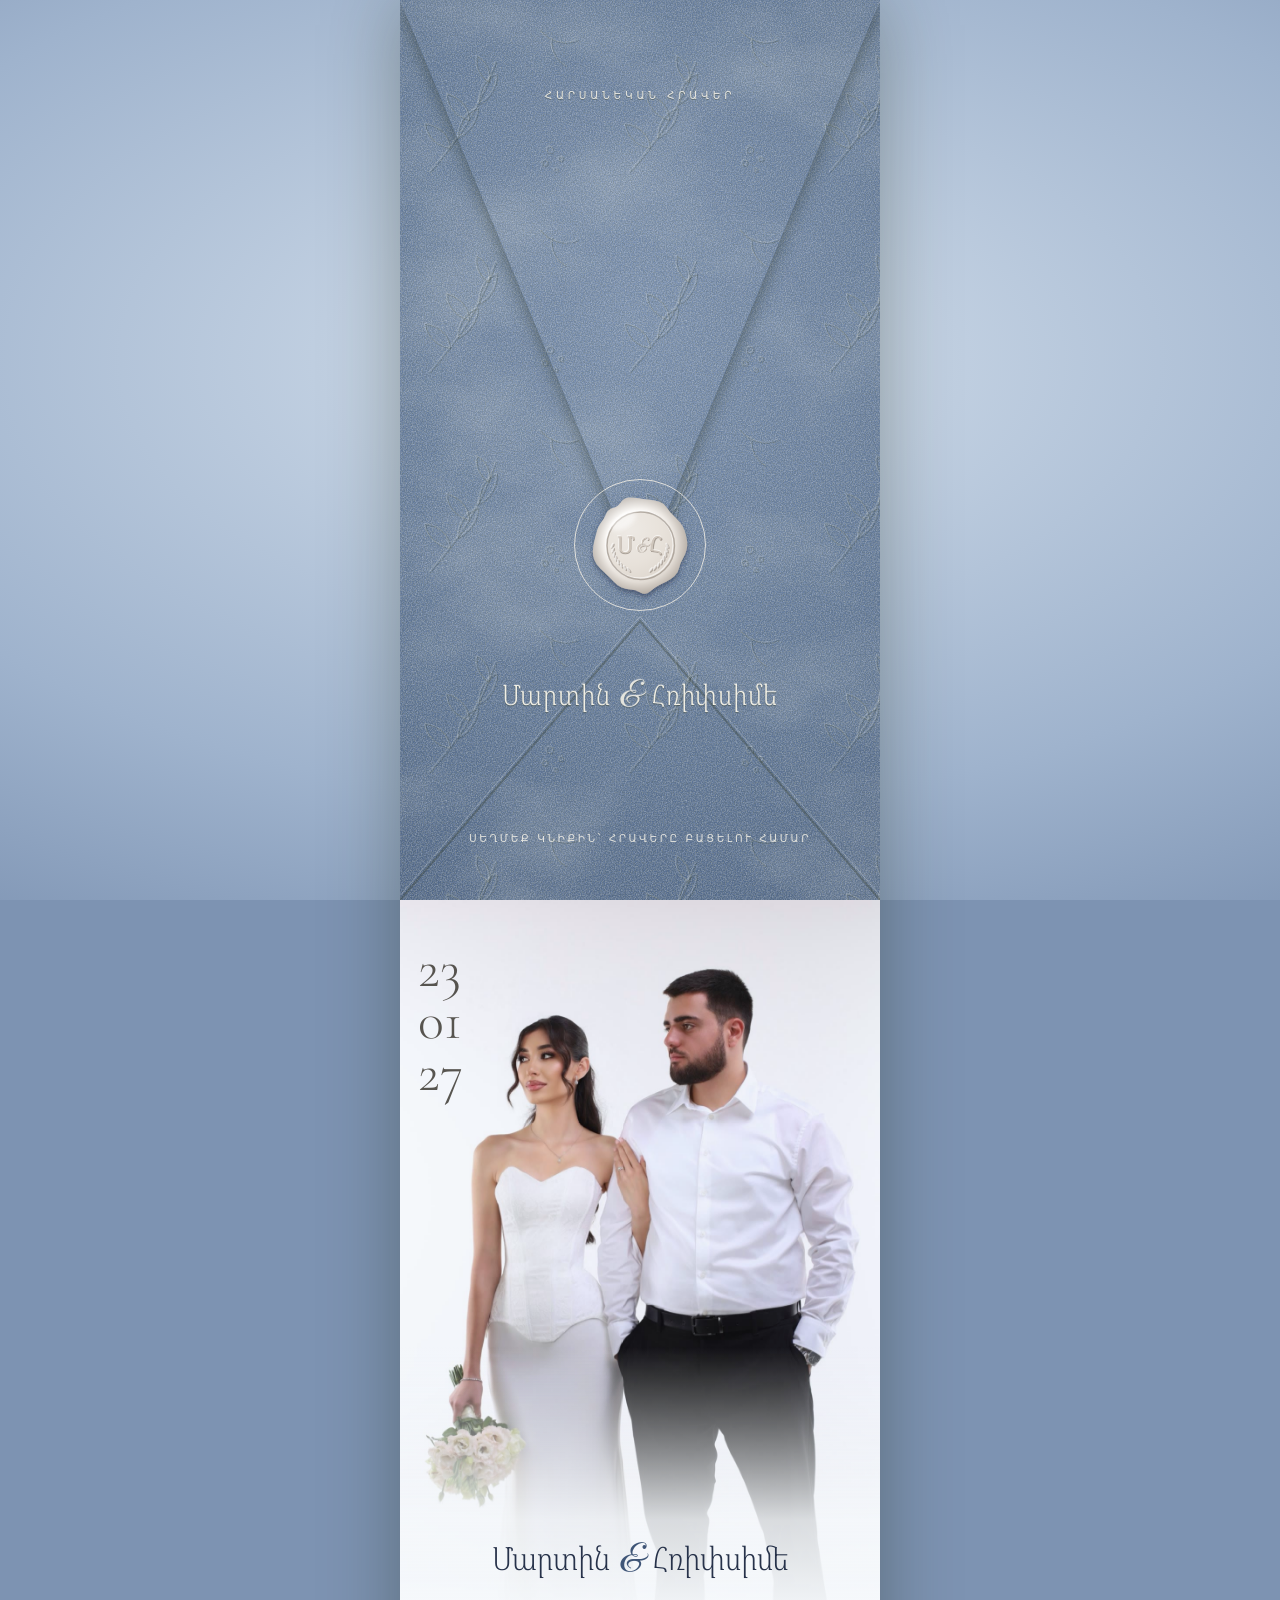
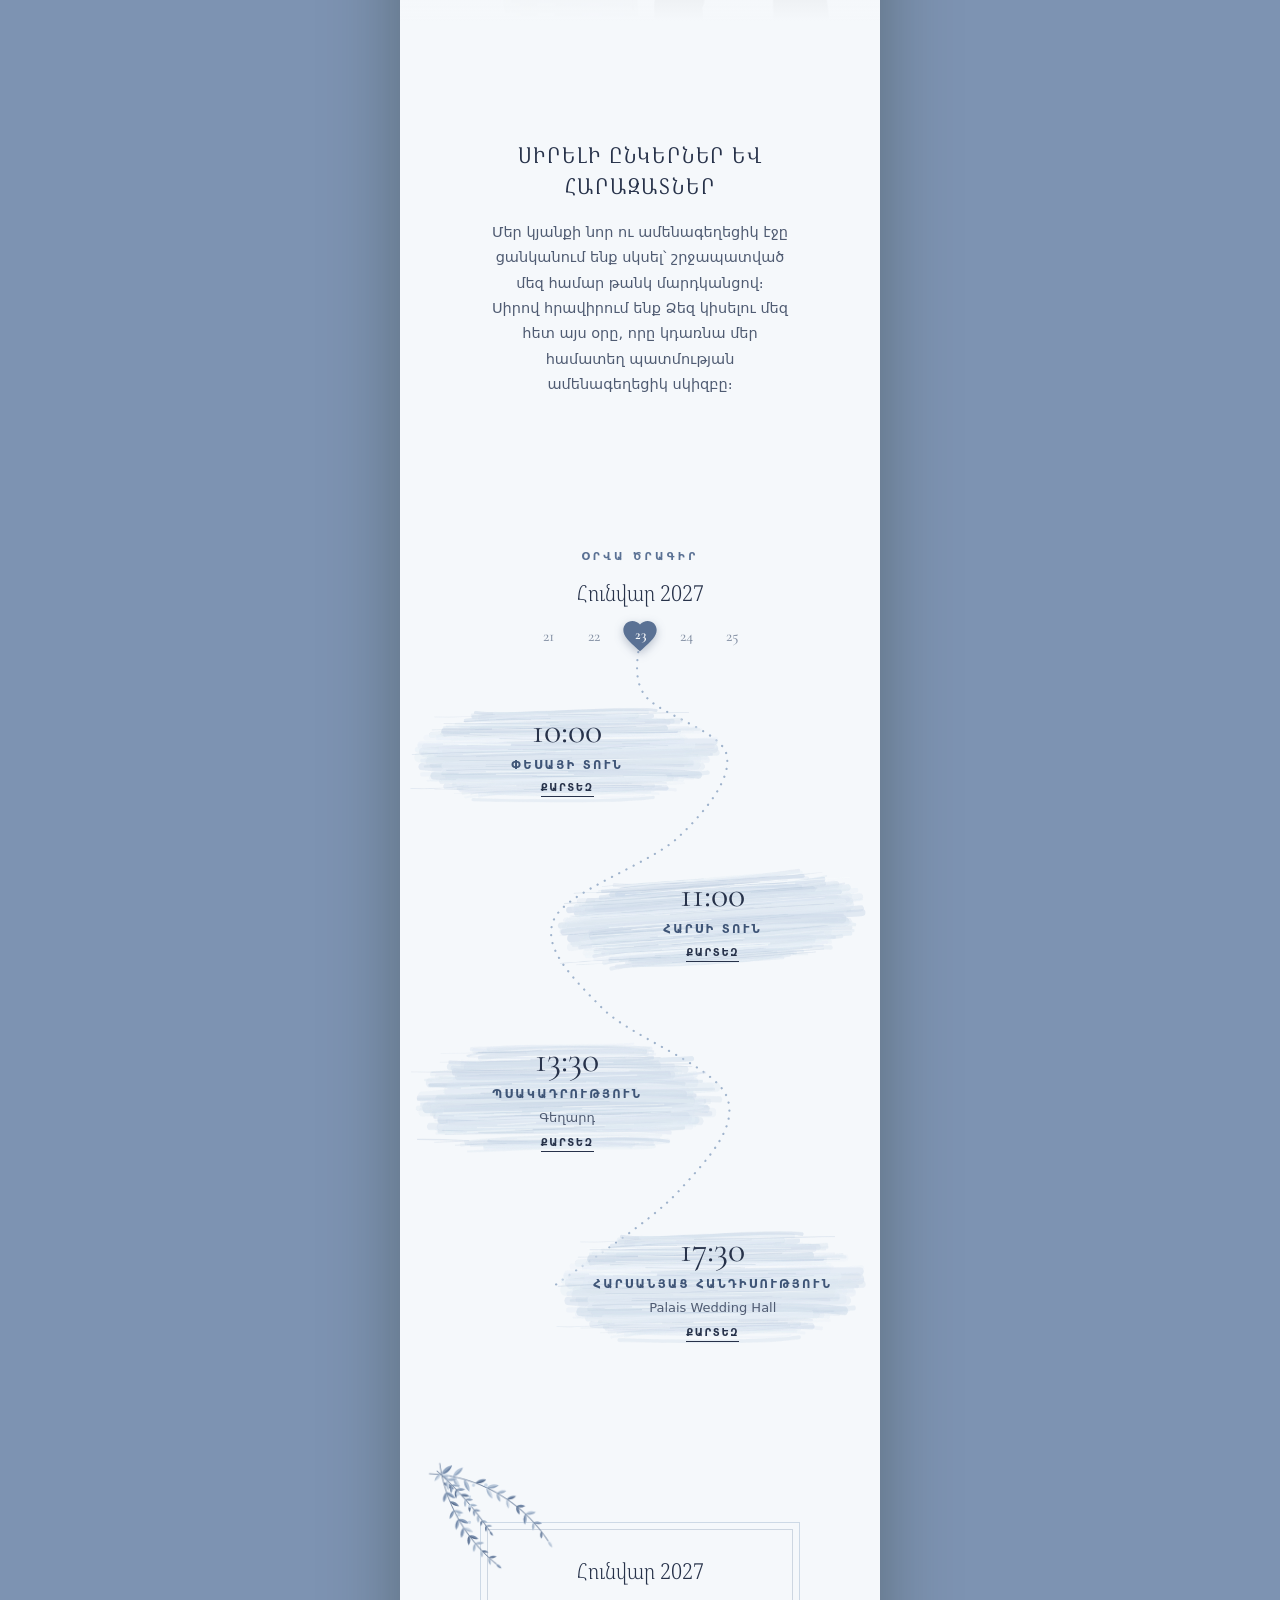
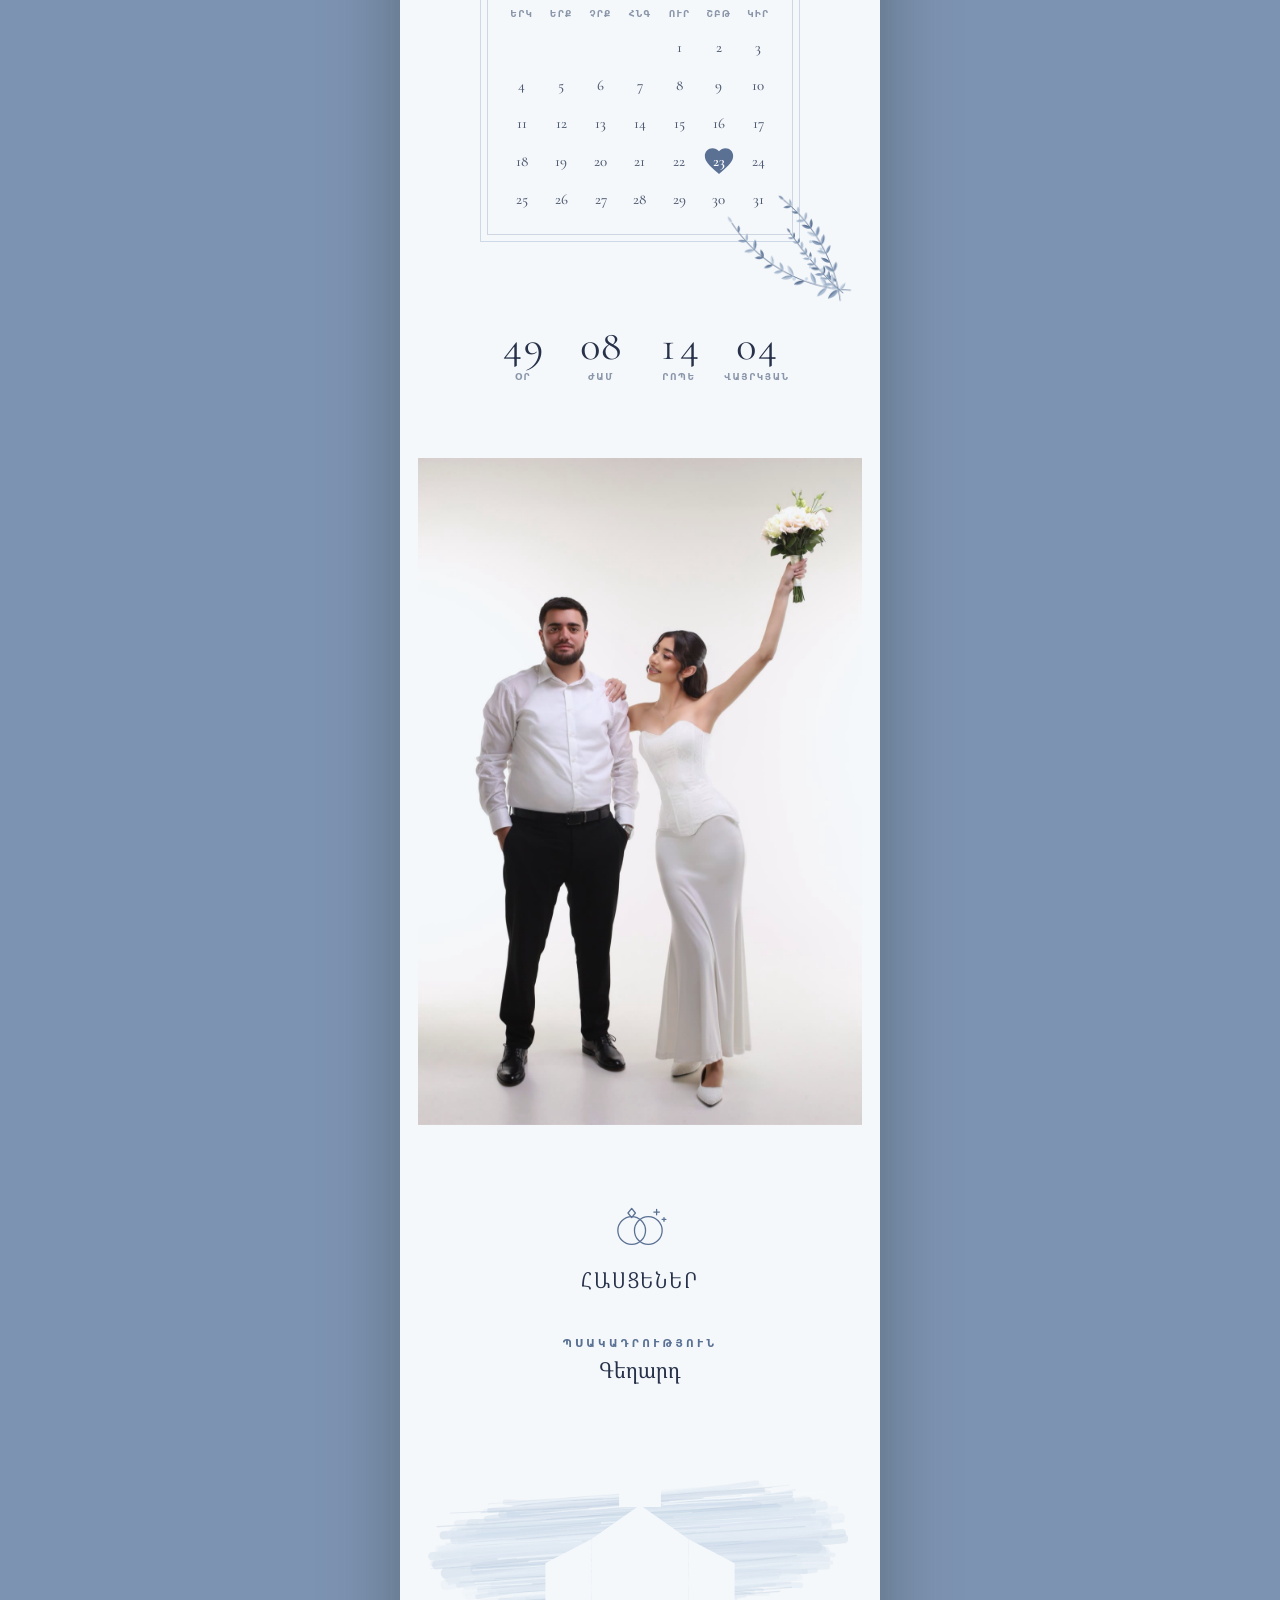
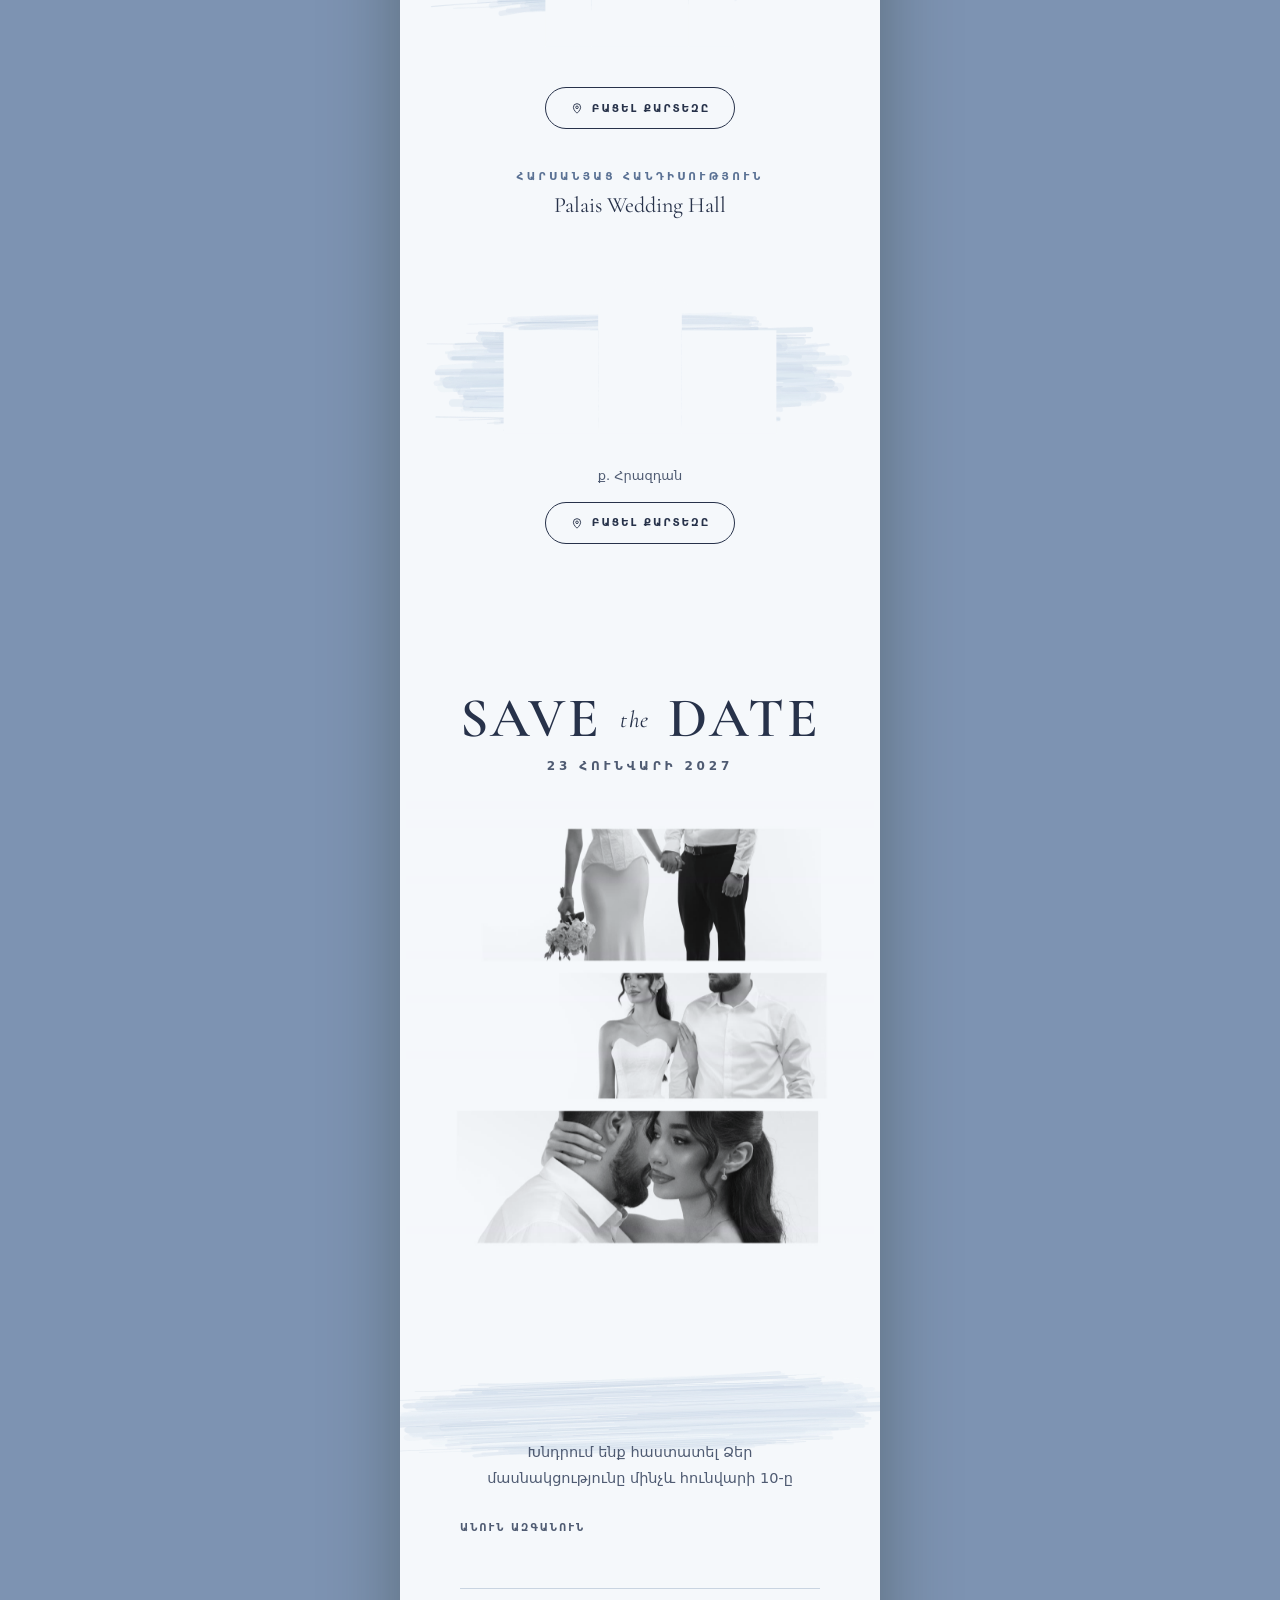
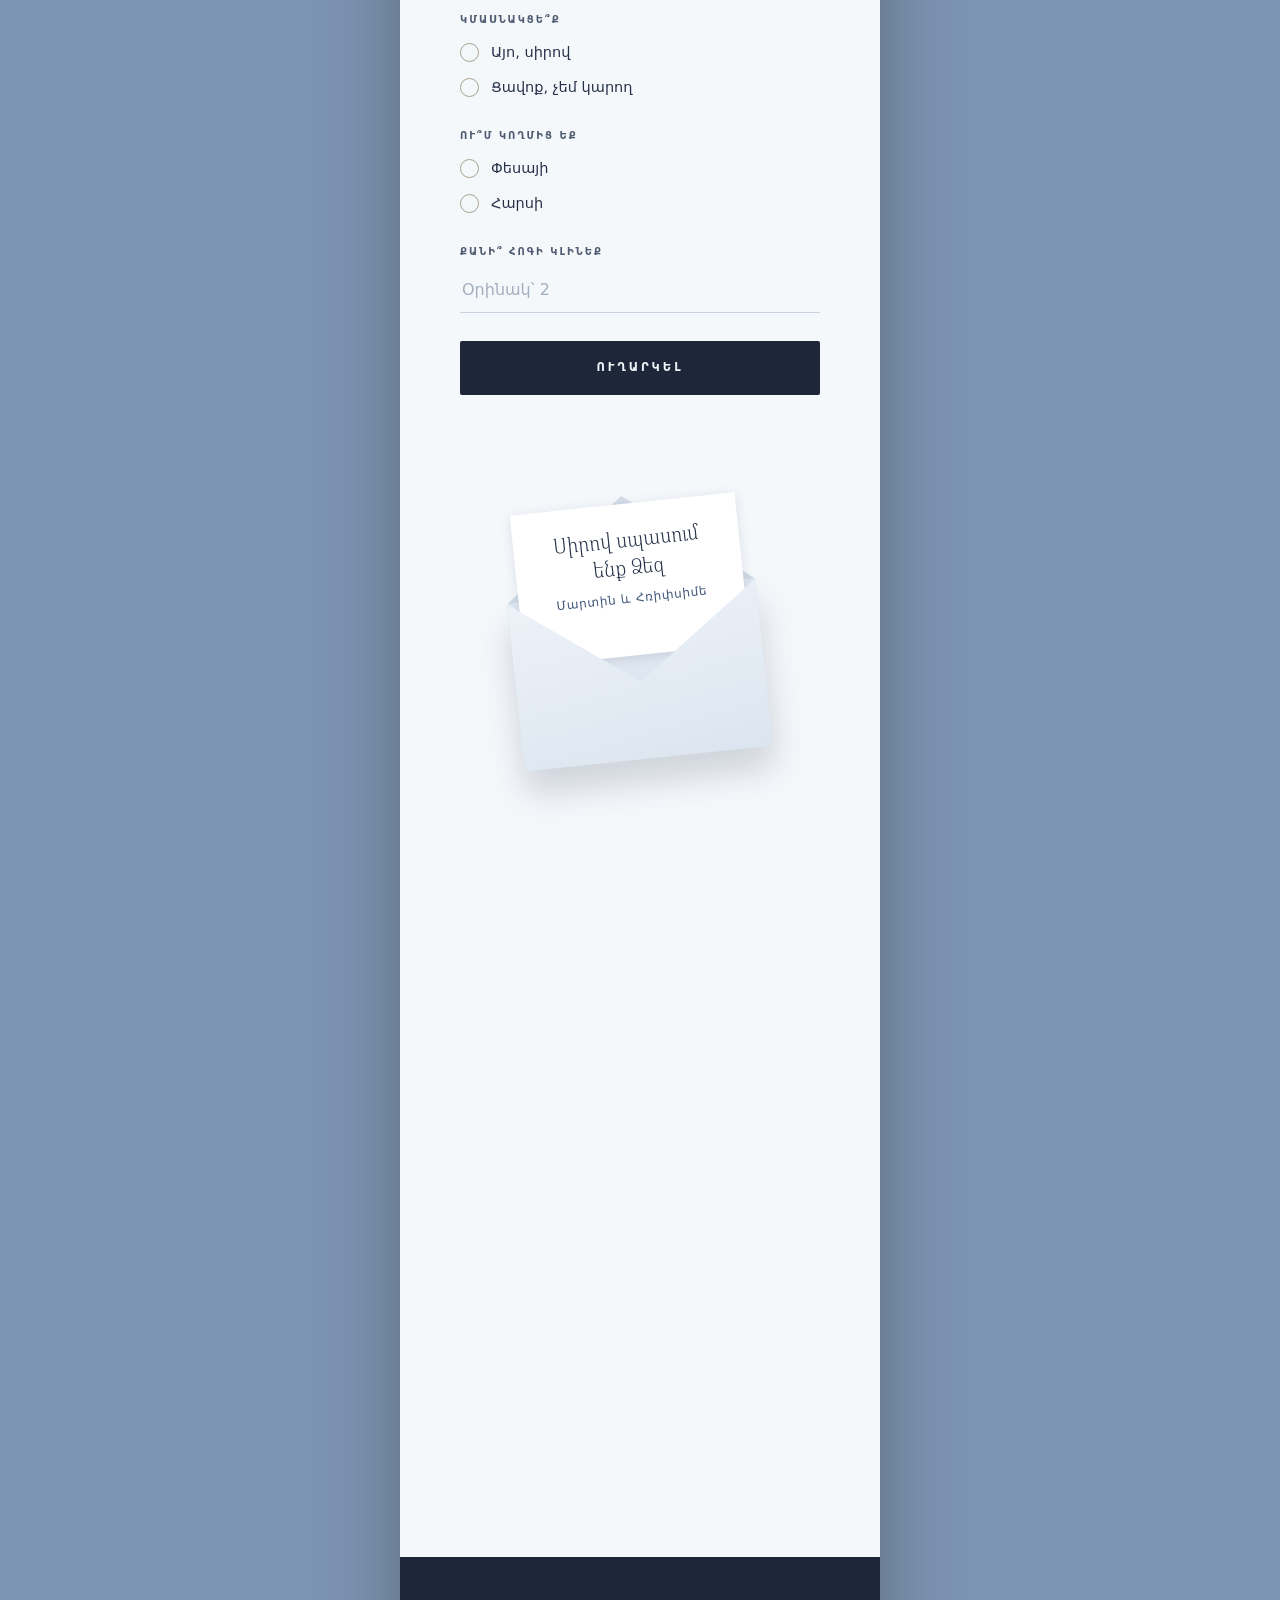
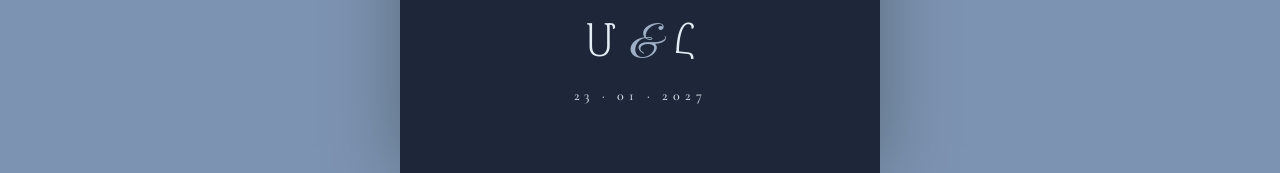
<file: 3/index.html>
<!doctype html>
<html lang="hy" data-theme="winter">
<head>
<meta charset="utf-8">
<base href="../">
<meta name="viewport" content="width=device-width, initial-scale=1, viewport-fit=cover">
<title>Մարտին & Հռիփսիմե — հարսանեկան հրավեր</title>
<meta name="description" content="Հարսանեկան հրավեր · 23 · 01 · 2027">
<meta name="theme-color" content="#5a7194">
<!-- превью ссылки в Telegram, WhatsApp и т. п. -->
<meta property="og:type" content="website">
<meta property="og:title" content="Մարտին & Հռիփսիմե — հարսանեկան հրավեր">
<meta property="og:description" content="23 · 01 · 2027">
<meta property="og:image" content="https://rafich12.github.io/martin-hripsime/img/hero.jpg">
<meta property="og:url" content="https://rafich12.github.io/martin-hripsime/3/">
<meta name="twitter:card" content="summary_large_image">
<link rel="preconnect" href="https://fonts.googleapis.com">
<link rel="preconnect" href="https://fonts.gstatic.com" crossorigin>
<link rel="stylesheet" href="https://fonts.googleapis.com/css2?family=Cormorant+Garamond:ital,wght@0,300;0,400;0,500;0,600;1,400;1,500&family=Great+Vibes&family=Google+Sans:wght@400..700&family=Noto+Serif+Armenian:wdth,wght@62.5..100,100..900&display=swap">
<link rel="stylesheet" href="style.css">
</head>
<body class="locked">
<div class="app">

  <!-- 0. Конверт: печать → клапан открывается → камера ныряет внутрь -->
  <div class="env loading" id="env">
    <div class="env-pocket" id="envPocket">
      <div class="paper paper-pocket"></div>
      <svg class="folds" viewBox="0 0 100 100" preserveAspectRatio="none" aria-hidden="true">
        <path class="fold-sh" d="M0 100 L50 69 L100 100"/>
        <path class="fold-hi" d="M0 99.5 L50 68.5 L100 99.5"/>
        <path class="edge-hi" d="M0 0 L50 60 L100 0"/>
      </svg>
      <p class="env-names"><span data-t="groom"></span> <i>&amp;</i> <span data-t="bride"></span></p>
      <p class="env-hint">Սեղմեք կնիքին՝ հրավերը բացելու համար</p>
    </div>
    <div class="env-flap-wrap"><div class="env-flap" id="envFlap"><div class="paper paper-flap"></div></div></div>
    <div class="env-seal-wrap" id="sealWrap">
      <p class="env-top">Հարսանեկան հրավեր</p>
      <button class="seal" id="seal" type="button" aria-label="Բացել հրավերը">
        <span class="seal-ring"></span>
        <svg id="sealSvg" viewBox="0 0 120 120" aria-hidden="true"></svg>
      </button>
    </div>
  </div>

  <!-- 1. Заставка: пролёт через деревья к арке с фото пары -->
  <header class="hero" id="hero">
    <div class="scene" id="scene">
      <div class="sky"></div>
      <div class="sun"></div>
      <div class="vig" id="vig"></div>
    </div>
    <div class="hero-glow" data-a="glow"></div>
    <!-- имена над парой; дата и надпись «Հարսանեկան հրավեր» здесь убраны по просьбе Рафа -->
    <div class="hero-text">
      <h1 class="names">
        <span class="n1" data-a="n1" data-t="groom"></span>
        <span class="amp" data-a="amp">&amp;</span>
        <span class="n2" data-a="n2" data-t="bride"></span>
      </h1>
    </div>
    <a class="scroll-hint" href="#photo" data-a="hint" aria-label="Թերթել ներքև">
      <span>Թերթեք</span>
      <svg viewBox="0 0 24 24" aria-hidden="true"><path d="M6 9l6 6 6-6"/></svg>
    </a>
  </header>

  <main>
    <!-- 2. Фото пары с датой -->
    <section class="photo-hero" id="photo">
      <img data-photo="hero" alt="">
      <div class="ph-date rv"><span data-t="_.dd"></span><span data-t="_.mm"></span><span data-t="_.yy2"></span></div>
      <p class="ph-names rv"><span data-t="groom"></span> <i>&amp;</i> <span data-t="bride"></span></p>
    </section>

    <!-- 3. Обращение -->
    <section class="sec invite">
      <svg class="flourish rv" viewBox="0 0 240 30" aria-hidden="true"><use href="#flourish"/></svg>
      <h2 class="h rv" data-t="invite.title"></h2>
      <p class="lead rv" data-t="invite.text"></p>
    </section>

    <!-- 4. Программа дня: тропинка с сердечками -->
    <section class="sec program" id="program">
      <p class="label rv">Օրվա ծրագիր</p>
      <p class="month rv" data-t="_.month"></p>
      <div class="days rv" id="days"></div>
      <div class="route" id="route">
        <svg class="rt" id="routeSvg" aria-hidden="true">
          <defs><mask id="rtMask" maskUnits="userSpaceOnUse"><path id="rtMaskPath" fill="none" stroke="#fff" stroke-width="8" stroke-linecap="round"/></mask></defs>
          <path id="rtPath" class="rt-dots" mask="url(#rtMask)"/>
        </svg>
      </div>
    </section>

    <!-- 5. Календарь и таймер -->
    <section class="sec calendar">
      <div class="cal rv">
        <i class="sprig tl"></i><i class="sprig br"></i>
        <p class="cal-title" data-t="_.month"></p>
        <div class="cal-grid" id="calGrid"></div>
      </div>
      <p class="label count-label rv">Մինչ հարսանիքը մնաց</p>
      <div class="count rv" id="count">
        <div><b data-c="d">00</b><span>Օր</span></div>
        <div><b data-c="h">00</b><span>Ժամ</span></div>
        <div><b data-c="m">00</b><span>Րոպե</span></div>
        <div><b data-c="s">00</b><span>Վայրկյան</span></div>
      </div>
    </section>

    <!-- 6. Фото -->
    <figure class="photo-2 rv"><img data-photo="gallery" alt="" loading="lazy"></figure>

    <!-- 7. Места проведения -->
    <section class="sec venues">
      <svg class="rings rv" viewBox="0 0 80 52" aria-hidden="true">
        <circle cx="31" cy="32" r="15"/><circle cx="49" cy="32" r="15"/>
        <path d="M27 13l4-5 4 5-4 5z"/><path d="M58 9v6M55 12h6M66 18v4M64 20h4"/>
      </svg>
      <h2 class="h rv">Հասցեներ</h2>
      <div id="venues"></div>
    </section>

    <!-- 8. Save the date -->
    <section class="save">
      <div class="save-top rv">
        <p class="save-big">Save <i>the</i> Date</p>
        <p class="save-d" data-t="_.dateLong"></p>
      </div>
      <figure class="save-photo rv"><img data-photo="save" alt="" loading="lazy"></figure>
    </section>

    <!-- 9. Анкета гостя: ответы уходят на почту (data.js → rsvp.email) -->
    <section class="sec rsvp" id="rsvp">
      <i class="brush brush-rsvp"></i>
      <h2 class="h rv">Հարցաթերթիկ</h2>
      <p class="lead rv">Խնդրում ենք հաստատել Ձեր մասնակցությունը մինչև <span data-t="rsvp.until"></span></p>
      <form id="rsvpForm" class="rv" novalidate>
        <label class="fld"><span>Անուն Ազգանուն</span><input name="name" autocomplete="name" required></label>
        <fieldset>
          <legend>Կմասնակցե՞ք</legend>
          <label class="opt"><input type="radio" name="attend" value="Այո, սիրով" required><i></i>Այո, սիրով</label>
          <label class="opt"><input type="radio" name="attend" value="Ցավոք, չեմ կարող"><i></i>Ցավոք, չեմ կարող</label>
        </fieldset>
        <fieldset>
          <legend>Ու՞մ կողմից եք</legend>
          <label class="opt"><input type="radio" name="side" value="Փեսայի"><i></i>Փեսայի</label>
          <label class="opt"><input type="radio" name="side" value="Հարսի"><i></i>Հարսի</label>
        </fieldset>
        <label class="fld"><span>Քանի՞ հոգի կլինեք</span><input name="count" type="number" inputmode="numeric" min="1" max="99" placeholder="Օրինակ՝ 2"></label>
        <input class="hp" type="text" name="_honey" tabindex="-1" autocomplete="off" aria-hidden="true">
        <p class="form-err" id="formErr" hidden>Խնդրում ենք լրացնել անունը և նշել՝ կմասնակցեք, թե ոչ։</p>
        <button class="btn-dark" type="submit">Ուղարկել</button>
      </form>
      <div class="rsvp-done" id="rsvpDone" hidden>
        <p class="thanks">Շնորհակալություն</p>
        <p class="lead">Ձեր պատասխանը ստացվել է։ Անհամբեր սպասում ենք հանդիպմանը։</p>
      </div>
    </section>

    <!-- 10. Письмо -->
    <section class="sec letter">
      <div class="mail rv">
        <div class="mail-flap"></div>
        <div class="mail-back"></div>
        <div class="mail-card"><p class="note" data-t="letter"></p><p class="sig"><span data-t="groom"></span> և <span data-t="bride"></span></p></div>
        <div class="mail-front"></div>
      </div>
    </section>

    <!-- 11. Фото в конце -->
    <figure class="photo-end rv"><img data-photo="end" alt="" loading="lazy"></figure>

    <footer class="foot">
      <p class="mono"><span data-t="initials.0"></span> <i>&amp;</i> <span data-t="initials.1"></span></p>
      <p class="d" data-t="_.dateDots"></p>
    </footer>
  </main>

  <button class="music" id="music" type="button" hidden aria-label="Երաժշտություն"><i></i><i></i><i></i></button>
</div>

<!-- общий орнамент -->
<svg width="0" height="0" style="position:absolute" aria-hidden="true">
  <symbol id="flourish" viewBox="0 0 240 30">
    <g fill="none" stroke="currentColor" stroke-width="1.15" stroke-linecap="round">
      <g id="flHalf">
        <path d="M110 15 C100 15 95 8 87 8 C79 8 76 16 82 19 C87 21 91 15 86 12"/>
        <path d="M87 8 C70 3 56 21 40 16 C30 13 24 15 12 15"/>
        <path d="M66 10 C62 4 54 4 52 9"/>
        <path d="M62 17 C57 24 49 24 46 19"/>
        <path d="M30 14 C26 10 20 11 19 15"/>
      </g>
      <use href="#flHalf" transform="matrix(-1 0 0 1 240 0)"/>
      <path d="M120 9 L126 15 L120 21 L114 15 Z"/>
    </g>
    <circle cx="120" cy="15" r="1.6" fill="currentColor"/>
  </symbol>
</svg>

<script src="data.js"></script>
<script src="scene.js"></script>
<script src="app.js"></script>
</body>
</html>
</file>
<file: style.css>
/* ========== Токены ========== */
:root{
  --cream:#fbf8f2; --paper:#f4eee3; --beige:#e7dac5; --sand:#cdb795;
  --sage:#8d9977; --sage-d:#5d6a4a; --sage-l:#cdd4bd; --olive:#4c5639;
  --rose:#b86d78; --rose-d:#7b4350;
  --ink:#34312a; --ink-2:#5d594f; --muted:#8b8678;
  --night:#1f1e1a;
  --serif:'Cormorant Garamond','Noto Serif Armenian','Times New Roman',serif;   /* цифры и латиница — Cormorant, армянские буквы — Noto */
  --arm:'Noto Serif Armenian','Cormorant Garamond',serif;                      /* имена и заголовки на армянском */
  --script:'Great Vibes',cursive;
  --sans:'Google Sans','Noto Sans Armenian',system-ui,-apple-system,'Segoe UI',sans-serif;
  --col:min(100vw,480px);
}
*{box-sizing:border-box;margin:0;padding:0}
[hidden]{display:none!important}
html{-webkit-text-size-adjust:100%;scroll-behavior:smooth}
body{font-family:var(--sans);color:var(--ink);background:#7f8a6c;min-height:100vh;-webkit-font-smoothing:antialiased;overflow-x:hidden}
body::before{content:'';position:fixed;inset:0;z-index:-1;background:radial-gradient(120% 90% at 50% 40%,#a7b092 0%,#88936f 55%,#6c7758 100%)}
body.locked{overflow:hidden;height:100vh;height:100svh;touch-action:none}
img{display:block;max-width:100%}
button{font:inherit;color:inherit;background:none;border:0;cursor:pointer}
a{color:inherit;text-decoration:none}
.app{position:relative;width:var(--col);margin:0 auto;background:var(--cream);min-height:100vh;overflow-x:clip;box-shadow:0 0 70px rgba(30,36,20,.35)}

/* ========== Конверт ========== */
.env{position:fixed;top:0;left:50%;width:var(--col);height:100vh;height:100dvh;margin-left:calc(var(--col) / -2);z-index:50;
  perspective:1500px;perspective-origin:50% 35%;overflow:hidden;cursor:pointer;-webkit-tap-highlight-color:transparent;user-select:none}
.env.gone{display:none}
.env-pocket{position:absolute;inset:0;transform-origin:50% 29%;filter:drop-shadow(0 -2px 5px rgba(30,36,20,.32))}
.paper{position:absolute;inset:0;background-color:#94a07e;
  background-image:var(--grain,none),var(--emboss,none),var(--marble,none),radial-gradient(130% 90% at 50% 35%,#a4ae8e 0%,#8f9a78 55%,#7a8566 100%);
  background-size:240px 240px,200px 200px,100% 100%,100% 100%}
.paper-pocket{clip-path:polygon(0 0,50% 60%,100% 0,100% 100%,0 100%)}
.folds{position:absolute;inset:0;width:100%;height:100%;pointer-events:none}
.folds path{fill:none;vector-effect:non-scaling-stroke}
.fold-sh{stroke:rgba(40,48,28,.28);stroke-width:2.2}
.fold-hi{stroke:rgba(255,255,245,.22);stroke-width:1}
.edge-hi{stroke:rgba(255,255,240,.32);stroke-width:1.2}
.env-names{position:absolute;top:75.5%;left:0;right:0;text-align:center;font:300 28px/1 var(--arm);font-stretch:85%;letter-spacing:.03em;color:rgba(250,247,236,.94);
  text-shadow:0 1px 1px rgba(50,58,36,.45),0 -1px 0 rgba(255,255,255,.18)}
.env-names i{font:400 1.25em/1 var(--script);opacity:.9;margin:0 2px}
.env-hint{position:absolute;left:0;right:0;bottom:calc(6% + env(safe-area-inset-bottom));text-align:center;font:500 10.5px/1.4 var(--sans);
  letter-spacing:.24em;text-transform:uppercase;color:rgba(250,247,236,.82);animation:hint 2.6s ease-in-out infinite}
.env.loading .env-hint{opacity:.35;animation:none}
@keyframes hint{0%,100%{opacity:.45}50%{opacity:.95}}
.env-flap-wrap{position:absolute;inset:0;pointer-events:none;perspective:1500px;perspective-origin:50% 35%;filter:drop-shadow(0 6px 8px rgba(30,36,20,.38))}
.env-flap{position:absolute;inset:0;transform-origin:50% 0}
.paper-flap{clip-path:polygon(0 0,100% 0,50% 64%);background-color:#9ba685}
.env-flap.back .paper-flap{filter:brightness(.8) saturate(.9)}
.env-seal-wrap{position:absolute;inset:0;transform-origin:50% 0;pointer-events:none}
.env-top{position:absolute;top:10%;left:0;right:0;text-align:center;font:500 10.5px/1 var(--sans);letter-spacing:.36em;text-transform:uppercase;
  color:rgba(250,247,236,.86);text-shadow:0 1px 0 rgba(50,58,36,.35)}
.seal{position:absolute;left:50%;top:60.5%;width:108px;height:108px;margin:-54px 0 0 -54px;pointer-events:auto;border-radius:50%;-webkit-tap-highlight-color:transparent}
.seal svg{position:relative;width:100%;height:100%;overflow:visible}
.seal-ring{position:absolute;inset:-12px;border-radius:50%;border:1px solid rgba(255,248,235,.75);animation:ring 2.6s ease-out infinite}
.env.loading .seal-ring{animation:none;opacity:0}
.env.loading .seal svg{animation:breathe 1.5s ease-in-out infinite}
@keyframes ring{0%{transform:scale(.82);opacity:.9}100%{transform:scale(1.4);opacity:0}}
@keyframes breathe{0%,100%{transform:scale(1)}50%{transform:scale(.96)}}

/* ========== Заставка ========== */
/* заставка: пара на чистом белом фоне во всех вариантах */
.hero{position:relative;height:100vh;height:100svh;min-height:540px;overflow:hidden;background:#fff}
.scene{position:absolute;inset:0;overflow:hidden}
.sky{position:absolute;inset:0;background:#fff}
.sun{display:none}
.ly{position:absolute;pointer-events:none;will-change:transform,opacity}
.ly canvas{position:absolute;inset:0;width:100%;height:100%}
.ly .sway{position:absolute;inset:0;transform-origin:50% 0}
.ly.sw .sway{animation:sway 7s ease-in-out infinite}
.ly.sw.r .sway{animation-duration:8.5s;animation-delay:-2s}
@keyframes sway{0%,100%{transform:rotate(0)}50%{transform:rotate(.9deg)}}
.vig{display:none}
/* пара вырезана из студийного фона и стоит в саду; лёгкая тень отделяет белую одежду от светлого неба */
.couple{position:absolute;max-width:none;filter:saturate(.96) sepia(.04) drop-shadow(0 3px 6px rgba(60,55,40,.16));
  -webkit-mask-image:linear-gradient(180deg,#000 88%,transparent 100%);mask-image:linear-gradient(180deg,#000 88%,transparent 100%)}
/* имена — над парой (на светлом небе), крупно, в три строки */
.hero-glow{display:none}
.hero-text{position:absolute;left:0;right:0;top:calc(5.5% + env(safe-area-inset-top));z-index:3;text-align:center;padding:0 18px;pointer-events:none}
.hero-text [data-a]{opacity:0}
/* имена на заставке чёрные во всех вариантах */
.names{display:flex;flex-direction:column;align-items:center;font:300 min(12vw,6svh,54px)/1.02 var(--arm);font-stretch:82%;letter-spacing:.01em;color:#161616}
.names .amp{font:400 .66em/1 var(--script);color:#161616;margin:0 0 2px}
/* «Թերթեք» — заметная кнопка-плашка внизу экрана */
.scroll-hint{position:absolute;left:50%;bottom:calc(24px + env(safe-area-inset-bottom));z-index:4;transform:translateX(-50%);display:flex;align-items:center;gap:8px;
  padding:12px 18px 12px 24px;border-radius:40px;background:rgba(251,248,242,.94);box-shadow:0 8px 22px rgba(40,38,28,.28),0 0 0 1px rgba(93,106,74,.25);
  font:700 12px/1 var(--sans);letter-spacing:.3em;text-transform:uppercase;color:var(--sage-d);opacity:0;white-space:nowrap}
.scroll-hint svg{width:20px;height:20px;fill:none;stroke:var(--sage-d);stroke-width:2;animation:bob 1.6s ease-in-out infinite}
@keyframes bob{0%,100%{transform:translateY(0)}50%{transform:translateY(5px)}}
.petals{position:absolute;inset:0;z-index:3;pointer-events:none;overflow:hidden;display:none}
.petals.on{display:block}
.petals i{position:absolute;top:-4%;width:10px;height:13px;border-radius:85% 0 85% 0;background:linear-gradient(135deg,#f8d8d3,#d7929a);opacity:0;animation:fall linear infinite}
@keyframes fall{0%{transform:translate3d(0,0,0) rotate(0);opacity:0}8%{opacity:.85}90%{opacity:.7}100%{transform:translate3d(var(--dx),108svh,0) rotate(560deg);opacity:0}}

/* ========== Общие элементы ========== */
.sec{position:relative;padding:76px 26px;text-align:center}
.label{font:600 10.5px/1.4 var(--sans);letter-spacing:.32em;text-transform:uppercase;color:var(--sage)}
.h{font:400 22px/1.4 var(--arm);font-stretch:80%;text-transform:uppercase;letter-spacing:.08em;color:var(--ink);margin:16px auto 18px;max-width:17em}
.lead{font:400 14.5px/1.75 var(--sans);color:var(--ink-2);max-width:34ch;margin:0 auto}
.scr{font-family:var(--script);font-weight:400}
.flourish{display:block;width:210px;height:27px;margin:0 auto;color:#b9a582}
.brush{position:absolute;display:block;background-size:100% 100%;background-repeat:no-repeat;pointer-events:none}
.rv{opacity:0;transform:translateY(26px);transition:opacity 1s ease,transform 1.15s cubic-bezier(.2,.7,.2,1)}
.rv.in{opacity:1;transform:none}

/* ========== Фото пары с датой ========== */
/* фото на светлом студийном фоне: multiply растворяет белый фон в кремовом цвете страницы */
/* ширина всегда во всю колонку (по центру экрана), высота — по пропорциям фото, но не выше экрана */
.photo-hero{position:relative;width:100%;height:min(calc(var(--col) * 2000 / 1331),94vh);overflow:hidden;background:var(--cream)}
.photo-hero img{width:100%;height:100%;object-fit:cover;object-position:50% 20%;mix-blend-mode:multiply}
.photo-hero::after{content:'';position:absolute;inset:0;background:linear-gradient(180deg,rgba(251,248,242,0) 62%,rgba(251,248,242,.88) 86%,var(--cream) 100%)}
.ph-date{position:absolute;left:18px;top:6%;z-index:1;display:flex;flex-direction:column;font:300 54px/.96 var(--serif);color:rgba(52,49,42,.82)}
.ph-names{position:absolute;left:0;right:0;bottom:5%;z-index:1;text-align:center;font:300 32px/1 var(--arm);font-stretch:85%;color:var(--ink)}
.ph-names i{font:400 1.2em var(--script);color:var(--sage-d);margin:0 3px}

/* ========== Программа ========== */
.program{padding-bottom:40px}
.month{margin-top:16px;font:300 22px/1.2 var(--arm);font-stretch:85%;color:var(--ink)}
.days{display:flex;justify-content:center;gap:20px;margin-top:16px;font:500 16px/1 var(--serif);color:var(--muted)}
.days span{position:relative;width:26px;height:26px;line-height:26px;text-align:center;isolation:isolate}
.days .on{color:#fff;font-weight:600}
.days .on svg{position:absolute;left:50%;top:50%;width:38px;height:38px;transform:translate(-50%,-50%);fill:var(--sage);z-index:-1}
.route{position:relative;margin-top:34px;padding-bottom:20px}
.rt{position:absolute;left:0;top:0;width:100%;height:100%;overflow:visible;pointer-events:none}
.rt-dots{fill:none;stroke:#a3ab8d;stroke-width:2.2;stroke-linecap:round;stroke-dasharray:.1 8}
.ev{position:relative;width:66%;padding:30px 8px 28px;margin-bottom:22px;isolation:isolate}
.ev.r{margin-left:auto}
.ev .brush{inset:2px -26px 0;z-index:-1;opacity:.95}
.ev-time{font:400 36px/1 var(--serif);color:var(--ink)}
.ev-title{margin-top:9px;font:600 11.5px/1.35 var(--sans);letter-spacing:.2em;text-transform:uppercase;color:var(--sage-d)}
.ev-place{margin-top:6px;font:400 13px/1.5 var(--sans);color:var(--ink-2)}
.ev-map{display:inline-block;margin-top:10px;padding-bottom:3px;border-bottom:1px solid currentColor;font:600 10px/1 var(--sans);letter-spacing:.16em;text-transform:uppercase;color:var(--rose-d)}
/* .pin — невидимые точки, через которые проходит тропинка */
.pin{position:absolute;top:50%;width:24px;height:24px;margin-top:-12px;visibility:hidden}
.ev.l .pin{right:-30px}
.ev.r .pin{left:-30px}
/* сердечко-ползунок с числом: едет по тропинке при прокрутке */
.slider{position:absolute;left:0;top:0;z-index:2;width:40px;height:40px;margin:-20px 0 0 -20px;pointer-events:none;will-change:transform;transition:transform .22s ease-out}
.slider svg{position:absolute;inset:0;width:100%;height:100%;fill:var(--sage);filter:drop-shadow(0 3px 5px rgba(60,70,40,.28))}
.slider b{position:absolute;inset:0;display:flex;align-items:center;justify-content:center;padding-bottom:3px;font:600 14px/1 var(--serif);color:#fff}

/* ========== Календарь ========== */
.calendar{padding-top:40px}
.cal{position:relative;max-width:320px;margin:30px auto 0;padding:36px 22px 26px}
.cal::before,.cal::after{content:'';position:absolute;pointer-events:none}
.cal::before{inset:0;border:1px solid #c8cfb5}
.cal::after{inset:7px;border:1px solid rgba(141,153,119,.32)}
.sprig{position:absolute;width:170px;height:170px;background-size:contain;background-repeat:no-repeat;pointer-events:none;z-index:1}
.sprig.tl{left:-62px;top:-70px}
.sprig.br{right:-62px;bottom:-70px;transform:rotate(180deg)}
.cal-title{font:300 22px/1.2 var(--arm);font-stretch:85%;color:var(--ink)}
.cal-grid{display:grid;grid-template-columns:repeat(7,1fr);row-gap:4px;margin-top:18px;font:500 15px/34px var(--serif);color:var(--ink-2)}
.cal-grid .wd{font:600 9px/24px var(--sans);letter-spacing:.14em;text-transform:uppercase;color:var(--muted)}
.cal-grid .on{position:relative;color:#fff;font-weight:600;isolation:isolate}
.cal-grid .on svg{position:absolute;left:50%;top:50%;width:34px;height:34px;transform:translate(-50%,-50%);fill:var(--sage);z-index:-1}
.count-label{margin-top:52px}
.count{display:flex;justify-content:center;gap:6px;margin-top:16px}
.count div{width:72px}
.count b{display:block;font:400 42px/1 var(--serif);color:var(--ink);font-variant-numeric:tabular-nums}
.count span{display:block;margin-top:6px;font:600 9px/1 var(--sans);letter-spacing:.18em;text-transform:uppercase;color:var(--muted)}

/* ========== Фото ========== */
.photo-2{margin:0 18px;aspect-ratio:1331/2000;overflow:hidden;background:var(--cream)}
.photo-2 img{width:100%;height:100%;object-fit:cover;mix-blend-mode:multiply}

/* ========== Места ========== */
.rings{display:block;width:74px;height:48px;margin:0 auto;fill:none;stroke:var(--sage);stroke-width:1.4;stroke-linecap:round;stroke-linejoin:round}
.venue{position:relative;margin-top:40px;isolation:isolate}
.venue .brush{left:-14px;right:-14px;top:30%;height:48%;z-index:-1;opacity:.9}
.venue-label{font:600 10.5px/1.4 var(--sans);letter-spacing:.32em;text-transform:uppercase;color:var(--sage)}
.venue-name{margin-top:8px;font:400 22px/1.25 var(--serif);font-stretch:88%;color:var(--ink)}
.sketch{display:block;width:100%;max-width:330px;margin:10px auto 0;fill:none;stroke:#4b453b;stroke-width:1.15;stroke-linecap:round;stroke-linejoin:round}
.sketch .f{fill:var(--cream)}
.sketch .t{stroke-width:.8;stroke:#7d7466}
/* набросок «рисуется» по мере прокрутки: --d от 1 (пусто) до 0 (готово) задаёт app.js */
.sketch [pathLength]{stroke-dasharray:1 2;stroke-dashoffset:var(--d,0)}
.venue-place{margin-top:6px;font:400 13px/1.5 var(--sans);color:var(--ink-2)}
.btn-o{display:inline-flex;align-items:center;justify-content:center;gap:8px;height:42px;margin-top:16px;padding:0 24px;border:1px solid var(--ink);border-radius:42px;
  font:600 10.5px/1 var(--sans);letter-spacing:.18em;text-transform:uppercase;color:var(--ink);background:rgba(251,248,242,.7);transition:background .3s,color .3s}
.btn-o:hover{background:var(--ink);color:var(--cream)}
.btn-o svg{width:14px;height:14px;fill:none;stroke:currentColor;stroke-width:1.6}

/* ========== Save the date ========== */
.save{padding-top:70px;background:var(--cream)}
.save-top{text-align:center;padding:0 16px 30px}
.save-big{font:600 clamp(40px,12.5vw,56px)/1 var(--serif);letter-spacing:.05em;text-transform:uppercase;color:var(--ink)}
.save-big i{font:italic 400 .42em/1 var(--serif);letter-spacing:.08em;text-transform:lowercase;vertical-align:.35em;margin:0 2px}
.save-d{margin-top:14px;font:600 12px/1 var(--sans);letter-spacing:.32em;text-transform:uppercase;color:var(--ink-2)}
.save{padding-bottom:30px}
.save-photo{margin:0 6px;background:var(--cream)}
.save-photo img{width:100%;height:auto;mix-blend-mode:multiply}

/* ========== Анкета ========== */
.rsvp{overflow:hidden;isolation:isolate}
.brush-rsvp{left:-30px;right:-30px;top:54px;height:120px;opacity:.75;z-index:-1}
.rsvp .lead span{white-space:nowrap}
.rsvp form{display:grid;gap:24px;max-width:360px;margin:30px auto 0;text-align:left}
.fld>span,legend{display:block;margin-bottom:8px;font:600 10px/1.4 var(--sans);letter-spacing:.2em;text-transform:uppercase;color:var(--ink-2)}
.fld input,.fld select{width:100%;height:46px;padding:0 2px;border:0;border-bottom:1px solid #cfc6b5;border-radius:0;background:transparent;font:400 16px var(--sans);color:var(--ink);outline:none;-webkit-appearance:none;appearance:none}
.fld select{background:url("data:image/svg+xml,%3Csvg xmlns='http://www.w3.org/2000/svg' viewBox='0 0 24 24'%3E%3Cpath d='M6 9l6 6 6-6' fill='none' stroke='%235d594f' stroke-width='1.6'/%3E%3C/svg%3E") right 4px center/18px no-repeat}
.fld input:focus,.fld select:focus{border-bottom-color:var(--sage-d)}
fieldset{border:0;min-width:0}
.opt{position:relative;display:flex;align-items:center;gap:12px;padding:8px 0;font:400 14.5px/1.3 var(--sans);color:var(--ink);cursor:pointer}
.opt input{position:absolute;opacity:0;width:1px;height:1px}
.opt i{position:relative;flex:none;width:19px;height:19px;border:1px solid #a9a28f;border-radius:50%}
.opt input:checked+i::after{content:'';position:absolute;inset:3.5px;border-radius:50%;background:var(--sage-d)}
.opt input:focus-visible+i{outline:2px solid var(--sage);outline-offset:2px}
.fld input[type=number]{-moz-appearance:textfield;appearance:textfield}
.fld input::-webkit-inner-spin-button,.fld input::-webkit-outer-spin-button{-webkit-appearance:none;margin:0}
.fld input::placeholder{color:#b3ab9b}
.hp{position:absolute!important;left:-9999px;width:1px;height:1px;opacity:0}
.form-err{font:500 12.5px/1.5 var(--sans);color:#a3424f}
.btn-dark{height:54px;margin-top:4px;border-radius:2px;background:var(--night);color:#f4eee1;font:600 11.5px/1 var(--sans);letter-spacing:.26em;text-transform:uppercase;transition:background .3s}
.btn-dark:hover{background:#3a382f}
.btn-dark[disabled]{opacity:.6}
.rsvp-done{margin-top:34px}
.rsvp-done .thanks{font:300 30px/1.2 var(--arm);font-stretch:85%;color:var(--rose-d);margin-bottom:12px}

/* ========== Письмо ========== */
.letter{padding-top:120px;padding-bottom:70px}
.mail{position:relative;width:250px;height:168px;margin:0 auto;transform:rotate(-6deg)}
.mail.rv{transform:rotate(-6deg) translateY(26px)}
.mail.rv.in{transform:rotate(-6deg)}
.mail-flap{position:absolute;left:0;right:0;bottom:100%;height:96px;background:#ddd4c2;clip-path:polygon(0 100%,50% 0,100% 100%)}
.mail-back{position:absolute;inset:0;background:#e6ddcc;border-radius:2px;box-shadow:0 22px 34px rgba(60,50,30,.2)}
.mail-card{position:absolute;left:12px;right:12px;top:8px;height:152px;padding:20px 16px 0;background:#fffdf8;text-align:center;box-shadow:0 2px 12px rgba(60,50,30,.12);
  transform:translateY(10px);transition:transform 1.6s cubic-bezier(.2,.8,.2,1) .5s}
.in .mail-card{transform:translateY(-96px)}
.invite .lead{white-space:pre-line}
.mail-card{display:flex;flex-direction:column;justify-content:center;padding-top:0!important;padding-bottom:30px!important}
.mail-card .note{font:300 21px/1.35 var(--arm);font-stretch:88%;color:var(--ink);text-wrap:balance}
.mail-card .sig{margin-top:12px;font:500 12px/1 var(--sans);letter-spacing:.06em;color:var(--sage-d)}
.mail-front{position:absolute;inset:0;border-radius:2px;background:linear-gradient(170deg,#efe7d8,#e3d9c6);clip-path:polygon(0 0,50% 54%,100% 0,100% 100%,0 100%);
  filter:drop-shadow(0 -1px 2px rgba(60,50,30,.18))}

/* ========== Фото в конце ========== */
.photo-end{background:var(--cream)}
.photo-end img{width:100%;height:auto;mix-blend-mode:multiply}

/* ========== Подвал ========== */
.foot{padding:58px 20px 70px;background:var(--night);color:#ddd4c0;text-align:center}
.mono{font:300 46px/1 var(--arm);font-stretch:85%;color:#eadfc6}
.mono i{font:400 1.05em var(--script);color:#a9a08a;margin:0 4px}
.foot .d{margin-top:14px;font:500 14px/1 var(--serif);letter-spacing:.34em}
.foot .s{margin-top:24px;font:600 9.5px/1 var(--sans);letter-spacing:.32em;text-transform:uppercase;color:#8f8875}

/* ========== Музыка ========== */
.music{position:fixed;top:calc(14px + env(safe-area-inset-top));right:max(14px,calc(50vw - 240px + 14px));z-index:40;width:42px;height:42px;border-radius:50%;
  display:flex;align-items:center;justify-content:center;gap:3px;background:rgba(251,248,242,.82);box-shadow:0 4px 16px rgba(30,36,20,.18);-webkit-backdrop-filter:blur(6px);backdrop-filter:blur(6px)}
.music i{width:2.5px;height:14px;border-radius:2px;background:var(--sage-d);transform-origin:bottom;animation:eq 1s ease-in-out infinite}
.music i:nth-child(2){animation-delay:-.35s}
.music i:nth-child(3){animation-delay:-.7s}
.music.off i{animation:none;transform:scaleY(.35)}
@keyframes eq{0%,100%{transform:scaleY(.35)}50%{transform:scaleY(1)}}

/* ========== Вариант 2: бордовая тема (2/index.html, <html data-theme="burgundy">) ==========
   Всё, что было зелёным, становится бордовым; конверт бордовый, печать белая (в scene.js), «Քարտեզ» — чёрная. */
/* вишнёвый оттенок бордового: основной #911E42 */
[data-theme=burgundy]{
  --sage:#911e42; --sage-d:#74142f; --sage-l:#ebc7d1; --olive:#5e0f26;
  --rose:#b23a5e; --rose-d:#74142f;
}
[data-theme=burgundy] body{background:#5c0f25}
[data-theme=burgundy] body::before{background:radial-gradient(120% 90% at 50% 40%,#a63a5a 0%,#7f1a38 55%,#520c22 100%)}
[data-theme=burgundy] .paper{background-color:#7a1234;
  background-image:var(--grain,none),var(--emboss,none),var(--marble,none),radial-gradient(130% 90% at 50% 35%,#931c40 0%,#76112f 55%,#540a22 100%)}
[data-theme=burgundy] .rt-dots{stroke:#cf8ea2}
[data-theme=burgundy] .cal::before{border-color:#ebc7d1}
[data-theme=burgundy] .cal::after{border-color:rgba(145,30,66,.25)}
[data-theme=burgundy] .scroll-hint{box-shadow:0 8px 22px rgba(45,10,22,.28),0 0 0 1px rgba(145,30,66,.3)}
[data-theme=burgundy] .slider svg{filter:drop-shadow(0 3px 5px rgba(100,15,40,.3))}
[data-theme=burgundy] .ev-map{color:var(--ink)}

/* ========== Вариант 3: зимняя тема (3/index.html, <html data-theme="winter">) ==========
   Снежно-белый фон, ледяной голубой, пыльно-синий акцент, тёмно-синий текст; конверт синий, печать белая (в scene.js). */
[data-theme=winter]{
  --cream:#f5f8fb; --paper:#eaf0f6; --beige:#dfe8f1; --sand:#b9c7d8;
  --sage:#5a7194; --sage-d:#3f5577; --sage-l:#d6e1ec; --olive:#2f4262;
  --rose:#6f86a8; --rose-d:#2f4262;
  --ink:#27324a; --ink-2:#4f5b72; --muted:#8a96a9;
  --night:#1e2739;
}
[data-theme=winter] body{background:#7d93b2}
[data-theme=winter] body::before{background:radial-gradient(120% 90% at 50% 40%,#d3dfec 0%,#9fb3cd 55%,#6d84a6 100%)}
[data-theme=winter] .paper{background-color:#5f7698;
  background-image:var(--grain,none),var(--emboss,none),var(--marble,none),radial-gradient(130% 90% at 50% 35%,#7a90b1 0%,#5e7597 55%,#465c7f 100%)}
[data-theme=winter] .scroll-hint{background:rgba(255,255,255,.95);box-shadow:0 8px 22px rgba(30,40,60,.24),0 0 0 1px rgba(90,113,148,.3)}
[data-theme=winter] .slider svg{filter:drop-shadow(0 3px 5px rgba(40,60,95,.3))}
[data-theme=winter] .photo-hero::after{background:linear-gradient(180deg,rgba(245,248,251,0) 62%,rgba(245,248,251,.88) 86%,var(--cream) 100%)}
[data-theme=winter] .flourish{color:#9fb0c6}
[data-theme=winter] .rt-dots{stroke:#9fb3cc}
[data-theme=winter] .cal::before{border-color:#cdd9e6}
[data-theme=winter] .cal::after{border-color:rgba(90,113,148,.25)}
[data-theme=winter] .ev-map{color:var(--ink)}
[data-theme=winter] .btn-o{background:rgba(245,248,251,.7)}
[data-theme=winter] .fld input,[data-theme=winter] .fld select{border-bottom-color:#c9d4e1}
[data-theme=winter] .fld input::placeholder{color:#a3afc0}
[data-theme=winter] .btn-dark{color:#eef3f8}
[data-theme=winter] .mail-flap{background:#d3dde9}
[data-theme=winter] .mail-back{background:#dfe7f0;box-shadow:0 22px 34px rgba(30,45,70,.18)}
[data-theme=winter] .mail-card{background:#fff;box-shadow:0 2px 12px rgba(30,45,70,.12)}
[data-theme=winter] .mail-front{background:linear-gradient(170deg,#edf2f8,#dce5ef);filter:drop-shadow(0 -1px 2px rgba(30,45,70,.16))}
[data-theme=winter] .foot{color:#d8e2ee}
[data-theme=winter] .mono{color:#e4ecf5}
[data-theme=winter] .mono i{color:#9fb0c6}
[data-theme=winter] .foot .s{color:#8494ad}
[data-theme=winter] .music{background:rgba(255,255,255,.85)}

@media (prefers-reduced-motion:reduce){
  .rv{transition:opacity .6s ease;transform:none}
  .seal-ring,.env-hint,.scroll-hint svg{animation:none}
  .petals{display:none!important}
}
</file>
